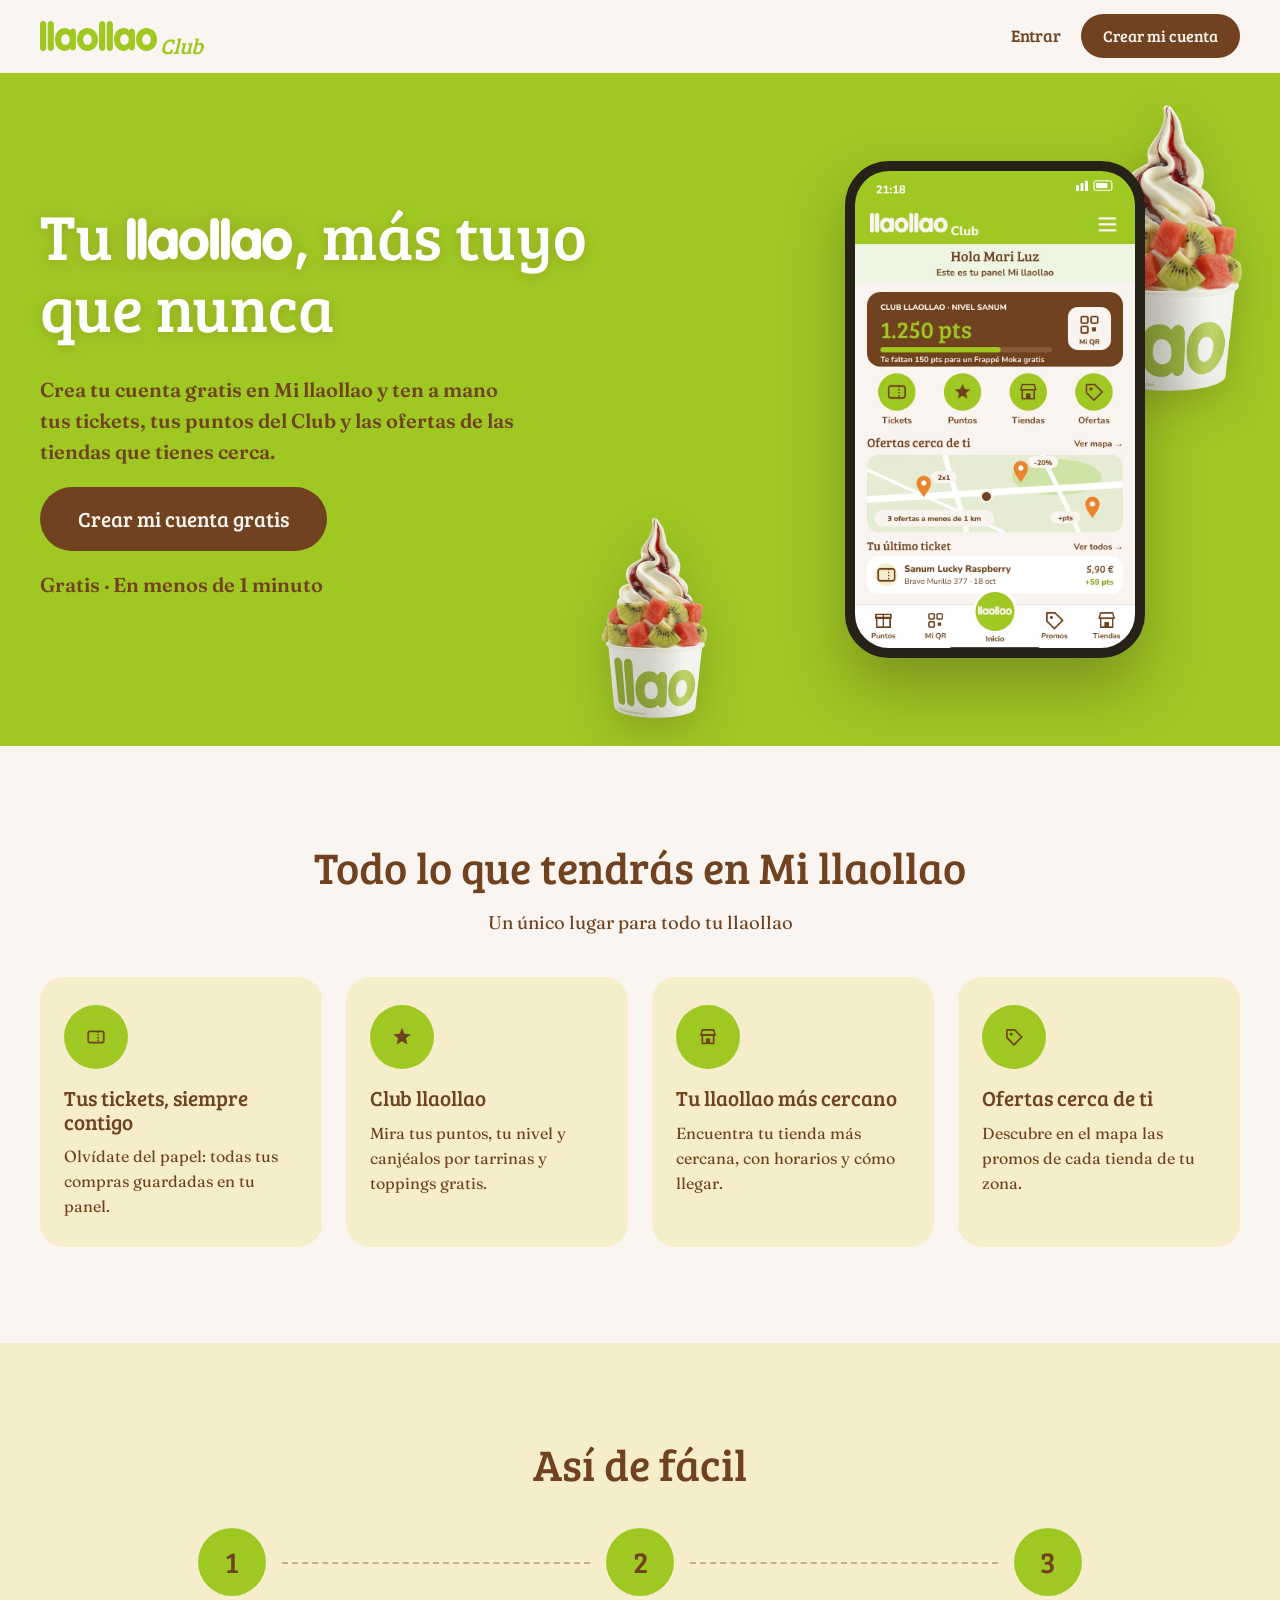
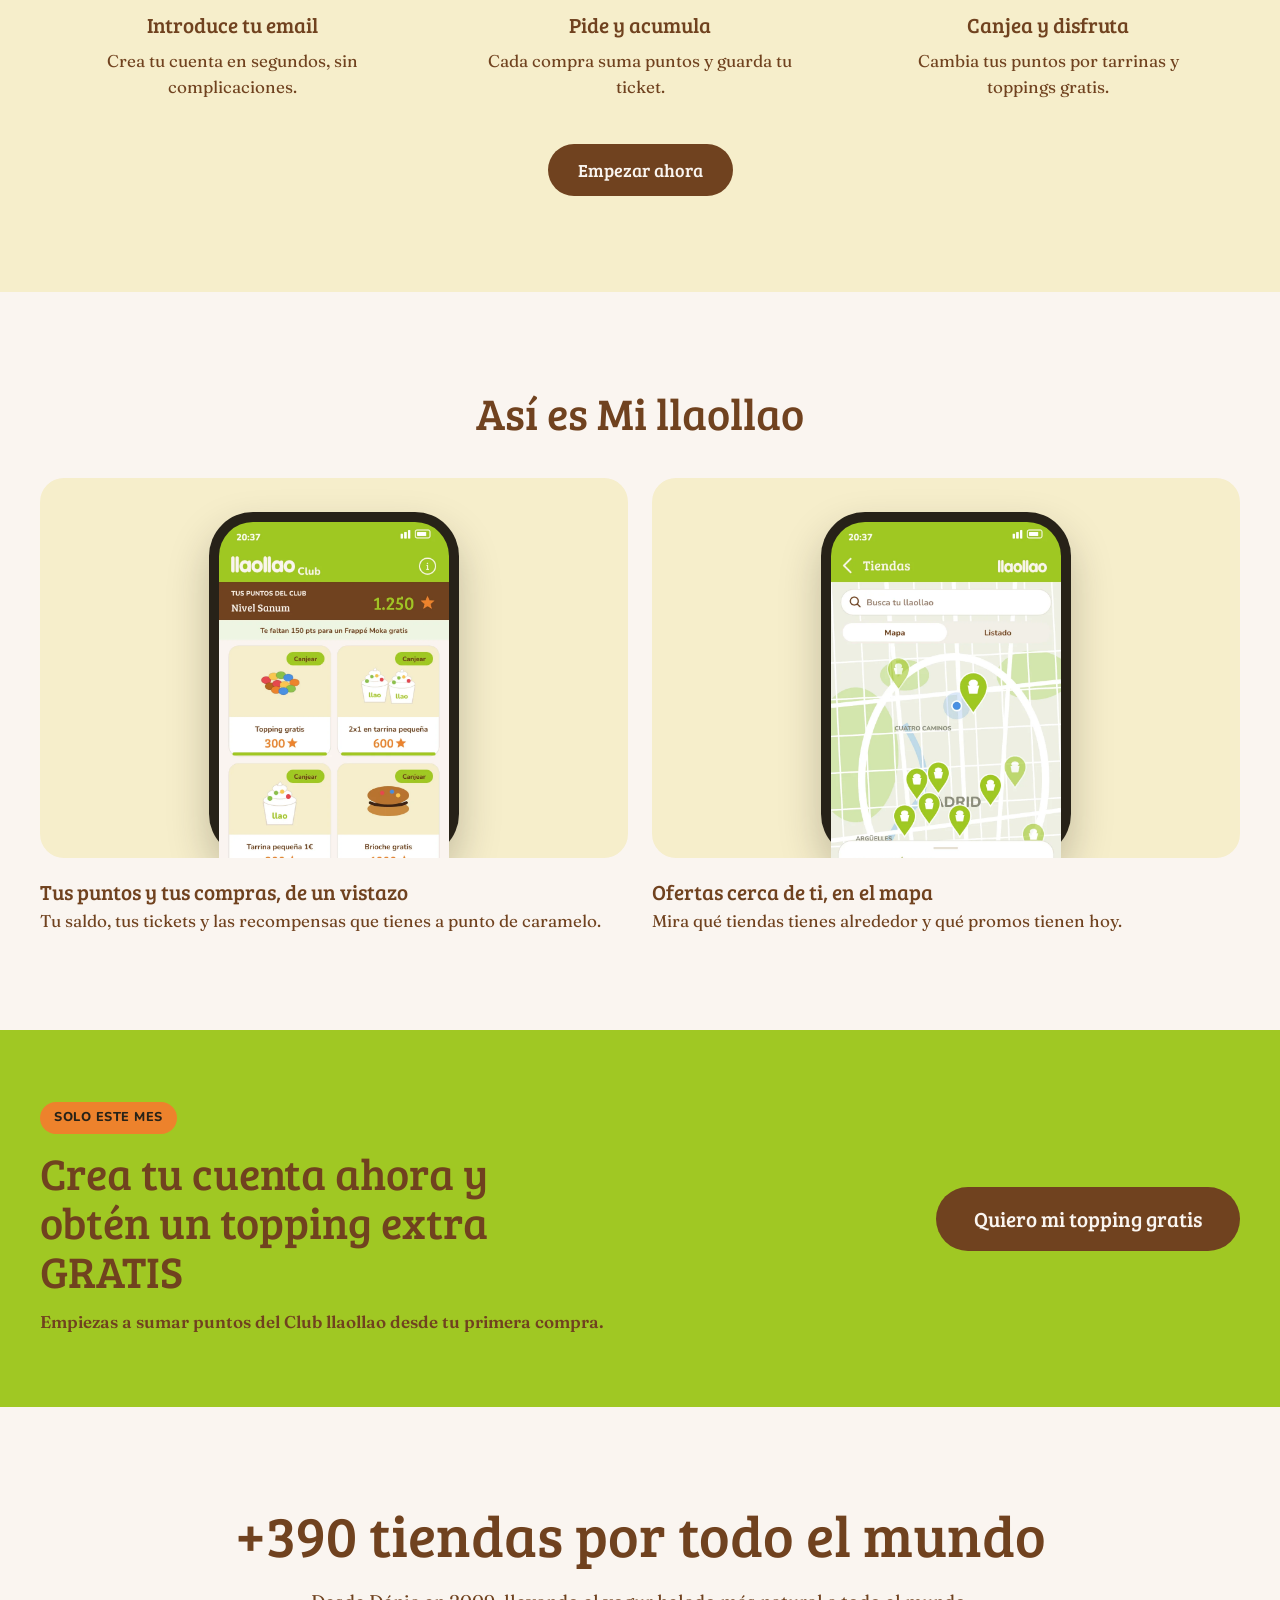
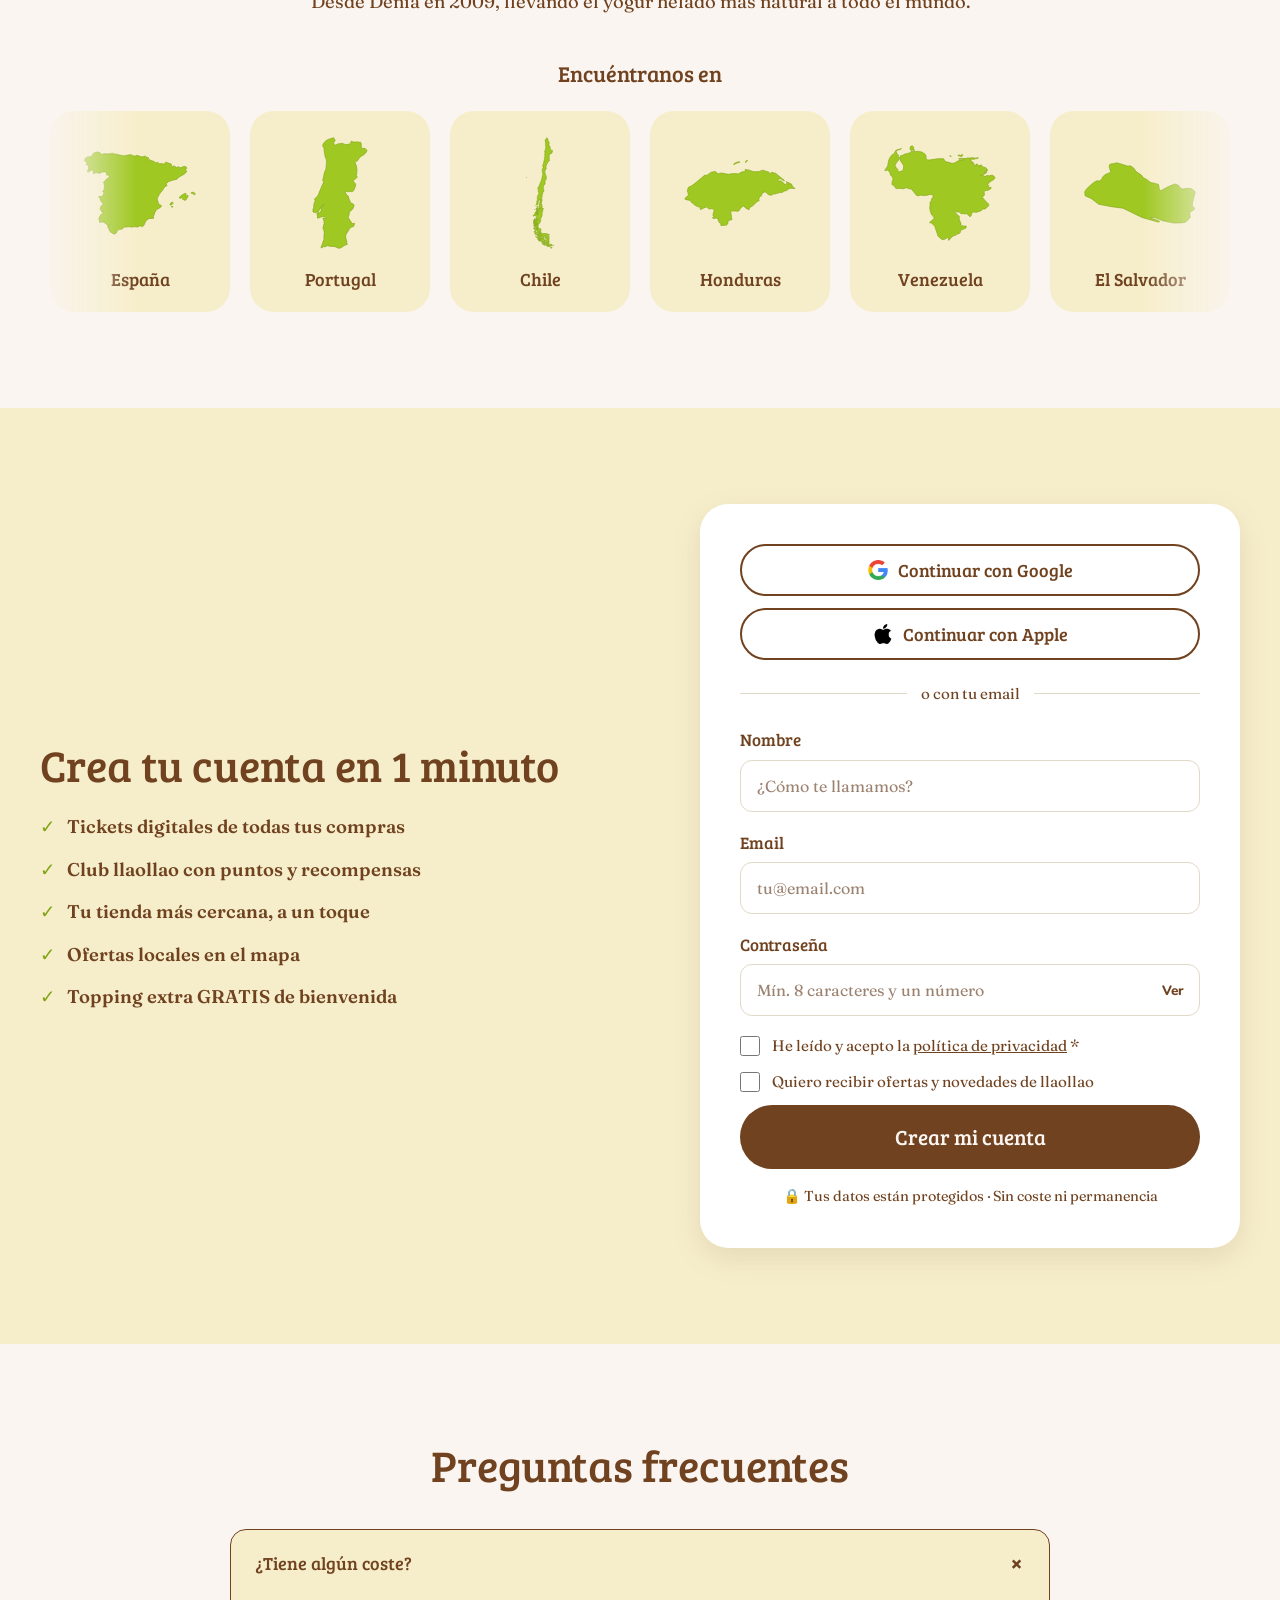
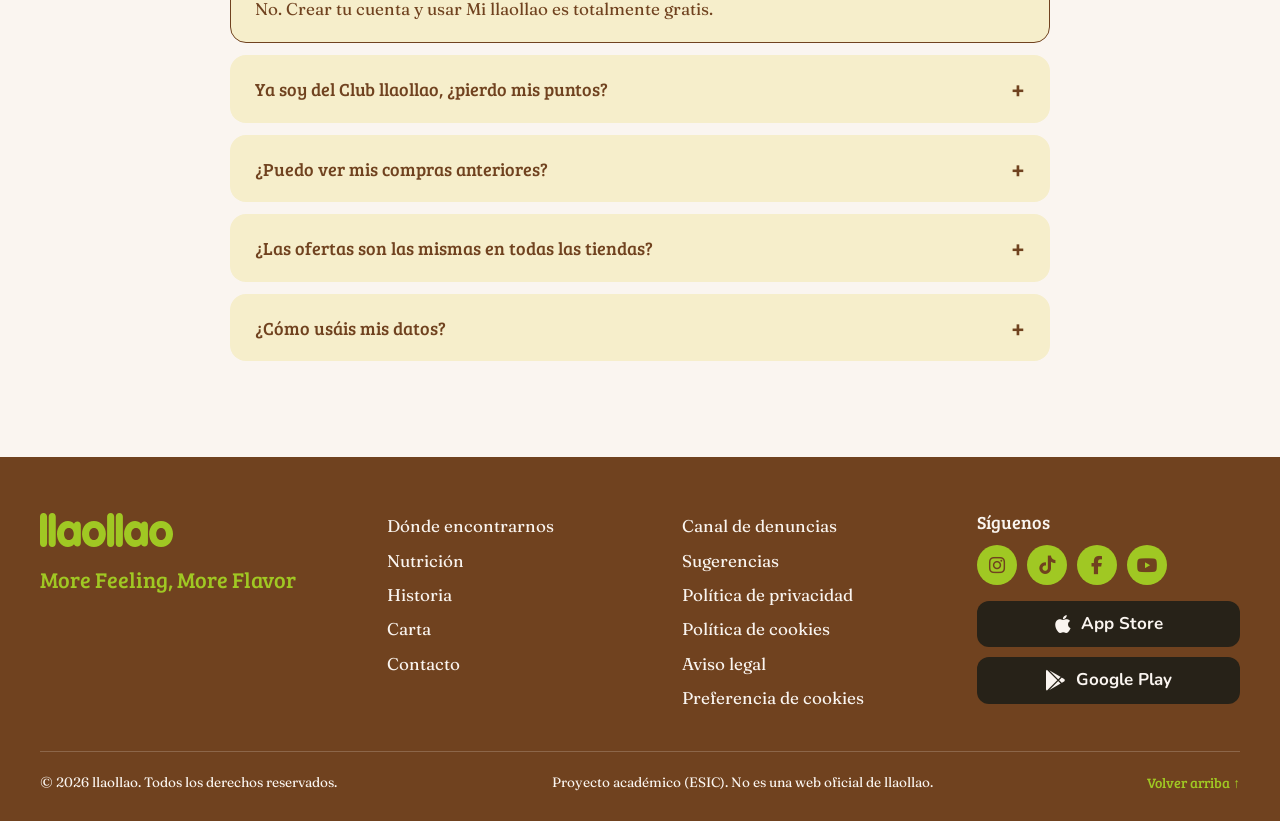
<file: index.html>
<!doctype html>
<html lang="es">
<head>
  <meta charset="utf-8">
  <meta name="viewport" content="width=device-width, initial-scale=1">
  <title>Mi llaollao · Tus puntos, tickets y ofertas en un solo lugar</title>
  <meta name="description" content="Crea tu cuenta gratis en Mi llaollao: consulta tus tickets, suma puntos del Club llaollao y descubre ofertas en tus tiendas más cercanas. ¡Topping de regalo!">
  <meta name="theme-color" content="#A0C823">
  <link rel="icon" href="img/favicon.svg" type="image/svg+xml">
  <link rel="preload" href="css/fonts/bree-serif-400.woff2" as="font" type="font/woff2" crossorigin>
  <link rel="stylesheet" href="css/fontawesome/css/fontawesome.min.css">
  <link rel="stylesheet" href="css/fontawesome/css/brands.min.css">
  <link rel="stylesheet" href="css/styles.css?v=20261029e">
</head>
<body>
  <a class="saltar" href="#contenido">Saltar al contenido</a>

  <!-- 00 · Header -->
  <header class="header">
    <div class="contenedor header__inner">
      <a class="header__logo" href="index.html" aria-label="llaollao Club, inicio">
        <img src="img/logo-llaollao.svg" alt="llaollao" width="118" height="30"><span class="header__club">Club</span>
      </a>
      <nav class="header__acciones" aria-label="Cuenta">
        <a class="header__entrar" href="entrar.html">Entrar</a>
        <a class="btn btn--primario btn--sm" href="#registro">Crear mi cuenta</a>
      </nav>
    </div>
  </header>

  <main id="contenido">
    <!-- 01 · Hero -->
    <section class="hero" aria-labelledby="titulo-hero">
      <img class="hero__tarrina hero__tarrina--1" src="img/tarrina.png" width="419" height="800" alt="" aria-hidden="true">
      <img class="hero__tarrina hero__tarrina--2" src="img/tarrina.png" width="419" height="800" alt="" aria-hidden="true">
      <div class="contenedor hero__grid">
        <div class="hero__texto">
          <h1 id="titulo-hero">Tu <img class="logo-en-texto" src="img/logo-llaollao-blanco.svg" alt="llaollao" width="684" height="175">, más tuyo que nunca</h1>
          <p>Crea tu cuenta gratis en Mi llaollao y ten a mano tus tickets, tus puntos del Club y las ofertas de las tiendas que tienes cerca.</p>
          <a class="btn btn--primario btn--grande" href="#registro">Crear mi cuenta gratis</a>
          <p class="hero__micro">Gratis · En menos de 1 minuto</p>
        </div>
        <div class="hero__movil">
          <div class="movil">
            <img src="img/app-panel.webp" width="375" height="639" alt="Panel Mi llaollao en el móvil: 1.250 puntos del Club, accesos a tickets, puntos, tiendas y ofertas, mapa de ofertas cercanas y último ticket.">
          </div>
        </div>
      </div>
    </section>

    <!-- 02 · Beneficios -->
    <section class="seccion" aria-labelledby="titulo-beneficios">
      <div class="contenedor">
        <h2 id="titulo-beneficios" class="centrado">Todo lo que tendrás en Mi llaollao</h2>
        <p class="subtitulo centrado">Un único lugar para todo tu llaollao</p>
        <div class="beneficios">
          <article class="beneficio aparecer">
            <div class="beneficio__icono"><img src="img/icons/ticket.svg" alt="" width="34" height="34"></div>
            <h3>Tus tickets, siempre contigo</h3>
            <p>Olvídate del papel: todas tus compras guardadas en tu panel.</p>
          </article>
          <article class="beneficio aparecer">
            <div class="beneficio__icono"><img src="img/icons/puntos.svg" alt="" width="34" height="34"></div>
            <h3>Club llaollao</h3>
            <p>Mira tus puntos, tu nivel y canjéalos por tarrinas y toppings gratis.</p>
          </article>
          <article class="beneficio aparecer">
            <div class="beneficio__icono"><img src="img/icons/tienda.svg" alt="" width="34" height="34"></div>
            <h3>Tu llaollao más cercano</h3>
            <p>Encuentra tu tienda más cercana, con horarios y cómo llegar.</p>
          </article>
          <article class="beneficio aparecer">
            <div class="beneficio__icono"><img src="img/icons/oferta.svg" alt="" width="34" height="34"></div>
            <h3>Ofertas cerca de ti</h3>
            <p>Descubre en el mapa las promos de cada tienda de tu zona.</p>
          </article>
        </div>
      </div>
    </section>

    <!-- 03 · Cómo funciona -->
    <section class="seccion seccion--beige" aria-labelledby="titulo-pasos">
      <div class="contenedor centrado">
        <h2 id="titulo-pasos">Así de fácil</h2>
        <ol class="pasos">
          <li class="paso"><span class="paso__num" aria-hidden="true">1</span><h3>Introduce tu email</h3><p>Crea tu cuenta en segundos, sin complicaciones.</p></li>
          <li class="paso"><span class="paso__num" aria-hidden="true">2</span><h3>Pide y acumula</h3><p>Cada compra suma puntos y guarda tu ticket.</p></li>
          <li class="paso"><span class="paso__num" aria-hidden="true">3</span><h3>Canjea y disfruta</h3><p>Cambia tus puntos por tarrinas y toppings gratis.</p></li>
        </ol>
        <a class="btn btn--primario" href="#registro">Empezar ahora</a>
      </div>
    </section>

    <!-- 04 · Vista previa de la app -->
    <section class="seccion" aria-labelledby="titulo-vista">
      <div class="contenedor">
        <h2 id="titulo-vista" class="centrado">Así es Mi llaollao</h2>
        <div class="vista">
          <figure class="vista__tarjeta aparecer">
            <div class="vista__marco">
              <div class="movil"><img src="img/app-puntos.webp" width="375" height="780" loading="lazy" alt="Pantalla de puntos del Club llaollao con 1.250 puntos y recompensas: topping gratis, 2x1 en tarrina pequeña, tarrina pequeña a 1 €, brioche gratis."></div>
            </div>
            <figcaption><strong>Tus puntos y tus compras, de un vistazo</strong>Tu saldo, tus tickets y las recompensas que tienes a punto de caramelo.</figcaption>
          </figure>
          <figure class="vista__tarjeta aparecer">
            <div class="vista__marco">
              <div class="movil"><img src="img/app-tiendas.webp" width="375" height="780" loading="lazy" alt="Mapa de tiendas llaollao en Madrid con tu ubicación y la tienda más cercana, Bravo Murillo 377, abierta hasta las 23:00."></div>
            </div>
            <figcaption><strong>Ofertas cerca de ti, en el mapa</strong>Mira qué tiendas tienes alrededor y qué promos tienen hoy.</figcaption>
          </figure>
        </div>
      </div>
    </section>

    <!-- 05 · Regalo de bienvenida -->
    <section class="regalo" aria-labelledby="titulo-regalo">
      <div class="contenedor regalo__inner">
        <div>
          <span class="etiqueta">SOLO ESTE MES</span>
          <h2 id="titulo-regalo">Crea tu cuenta ahora y obtén un topping extra GRATIS</h2>
          <p>Empiezas a sumar puntos del Club llaollao desde tu primera compra.</p>
        </div>
        <a class="btn btn--primario btn--grande" href="#registro">Quiero mi topping gratis</a>
      </div>
    </section>

    <!-- 06 · Prueba social -->
    <section class="seccion" aria-labelledby="titulo-social">
      <div class="contenedor centrado">
        <p id="titulo-social" class="cifra">+390 tiendas por todo el mundo</p>
        <p class="subtitulo">Desde Dénia en 2009, llevando el yogur helado más natural a todo el mundo.</p>
        <p class="paises__titulo">Encuéntranos en</p>
        <div class="paises" role="region" aria-label="Países donde está llaollao: España, Portugal, Chile, Honduras, Venezuela, El Salvador, Malasia, Filipinas y Singapur" tabindex="0">
          <div class="paises__pista">
            <ul class="paises__lista">
              <li class="pais"><img src="img/paises/espana.svg" alt="" width="200" height="200" loading="lazy"><span>España</span></li>
              <li class="pais"><img src="img/paises/portugal.svg" alt="" width="200" height="200" loading="lazy"><span>Portugal</span></li>
              <li class="pais"><img src="img/paises/chile.svg" alt="" width="200" height="200" loading="lazy"><span>Chile</span></li>
              <li class="pais"><img src="img/paises/honduras.svg" alt="" width="200" height="200" loading="lazy"><span>Honduras</span></li>
              <li class="pais"><img src="img/paises/venezuela.svg" alt="" width="200" height="200" loading="lazy"><span>Venezuela</span></li>
              <li class="pais"><img src="img/paises/el-salvador.svg" alt="" width="200" height="200" loading="lazy"><span>El Salvador</span></li>
              <li class="pais"><img src="img/paises/malasia.svg" alt="" width="200" height="200" loading="lazy"><span>Malasia</span></li>
              <li class="pais"><img src="img/paises/filipinas.svg" alt="" width="200" height="200" loading="lazy"><span>Filipinas</span></li>
              <li class="pais"><img src="img/paises/singapur.svg" alt="" width="200" height="200" loading="lazy"><span>Singapur</span></li>
            </ul>
            <ul class="paises__lista" aria-hidden="true">
              <li class="pais"><img src="img/paises/espana.svg" alt="" width="200" height="200" loading="lazy"><span>España</span></li>
              <li class="pais"><img src="img/paises/portugal.svg" alt="" width="200" height="200" loading="lazy"><span>Portugal</span></li>
              <li class="pais"><img src="img/paises/chile.svg" alt="" width="200" height="200" loading="lazy"><span>Chile</span></li>
              <li class="pais"><img src="img/paises/honduras.svg" alt="" width="200" height="200" loading="lazy"><span>Honduras</span></li>
              <li class="pais"><img src="img/paises/venezuela.svg" alt="" width="200" height="200" loading="lazy"><span>Venezuela</span></li>
              <li class="pais"><img src="img/paises/el-salvador.svg" alt="" width="200" height="200" loading="lazy"><span>El Salvador</span></li>
              <li class="pais"><img src="img/paises/malasia.svg" alt="" width="200" height="200" loading="lazy"><span>Malasia</span></li>
              <li class="pais"><img src="img/paises/filipinas.svg" alt="" width="200" height="200" loading="lazy"><span>Filipinas</span></li>
              <li class="pais"><img src="img/paises/singapur.svg" alt="" width="200" height="200" loading="lazy"><span>Singapur</span></li>
            </ul>
          </div>
        </div>
      </div>
    </section>

    <!-- 07 · Formulario de registro -->
    <section id="registro" class="seccion seccion--beige" aria-labelledby="titulo-registro">
      <div class="contenedor registro">
        <div>
          <h2 id="titulo-registro">Crea tu cuenta en 1 minuto</h2>
          <ul class="checklist">
            <li>Tickets digitales de todas tus compras</li>
            <li>Club llaollao con puntos y recompensas</li>
            <li>Tu tienda más cercana, a un toque</li>
            <li>Ofertas locales en el mapa</li>
            <li>Topping extra GRATIS de bienvenida</li>
          </ul>
        </div>

        <div class="tarjeta-form">
          <div class="social">
            <button class="btn btn--secundario btn--bloque" type="button" data-social="google"><img src="img/icono-google.png" alt="" width="20" height="20">Continuar con Google</button>
            <button class="btn btn--secundario btn--bloque" type="button" data-social="apple"><img src="img/icono-apple.png" alt="" width="20" height="20">Continuar con Apple</button>
          </div>
          <p class="separador">o con tu email</p>

          <form data-formulario="registro" novalidate>
            <div class="campo">
              <label for="nombre">Nombre</label>
              <input id="nombre" name="nombre" type="text" autocomplete="given-name" placeholder="¿Cómo te llamamos?" data-validar="nombre" aria-describedby="error-nombre" required>
              <p class="mensaje-error" id="error-nombre" role="alert"></p>
            </div>
            <div class="campo">
              <label for="email">Email</label>
              <input id="email" name="email" type="email" autocomplete="email" inputmode="email" placeholder="tu@email.com" data-validar="email" aria-describedby="error-email" required>
              <p class="mensaje-error" id="error-email" role="alert"></p>
            </div>
            <div class="campo">
              <label for="password">Contraseña</label>
              <div class="pass">
                <input id="password" name="password" type="password" autocomplete="new-password" placeholder="Mín. 8 caracteres y un número" data-validar="password" aria-describedby="error-password" required>
                <button class="pass__ver" type="button" aria-controls="password" aria-pressed="false">Ver</button>
              </div>
              <p class="mensaje-error" id="error-password" role="alert"></p>
            </div>
            <label class="check">
              <input type="checkbox" name="privacidad" data-validar="privacidad" aria-describedby="error-privacidad" required>
              <span>He leído y acepto la <a href="privacidad.html">política de privacidad</a> *</span>
            </label>
            <p class="mensaje-error" id="error-privacidad" role="alert"></p>
            <label class="check">
              <input type="checkbox" name="ofertas">
              <span>Quiero recibir ofertas y novedades de llaollao</span>
            </label>
            <button class="btn btn--primario btn--bloque btn--grande" type="submit">Crear mi cuenta</button>
            <p class="form-nota">🔒 Tus datos están protegidos · Sin coste ni permanencia</p>
          </form>
        </div>
      </div>
    </section>

    <!-- 08 · Preguntas frecuentes -->
    <section class="seccion" aria-labelledby="titulo-faq">
      <div class="contenedor">
        <h2 id="titulo-faq" class="centrado">Preguntas frecuentes</h2>
        <div class="faq">
          <div class="faq__item abierto">
            <button class="faq__pregunta" type="button" aria-expanded="true" aria-controls="faq-1">¿Tiene algún coste?<span class="faq__icono" aria-hidden="true">+</span></button>
            <div class="faq__respuesta" id="faq-1"><p>No. Crear tu cuenta y usar Mi llaollao es totalmente gratis.</p></div>
          </div>
          <div class="faq__item">
            <button class="faq__pregunta" type="button" aria-expanded="false" aria-controls="faq-2">Ya soy del Club llaollao, ¿pierdo mis puntos?<span class="faq__icono" aria-hidden="true">+</span></button>
            <div class="faq__respuesta" id="faq-2" hidden><p>No. Entra con el mismo email y tus puntos se pasarán a tu panel.</p></div>
          </div>
          <div class="faq__item">
            <button class="faq__pregunta" type="button" aria-expanded="false" aria-controls="faq-3">¿Puedo ver mis compras anteriores?<span class="faq__icono" aria-hidden="true">+</span></button>
            <div class="faq__respuesta" id="faq-3" hidden><p>Sí. Verás los tickets de todas las compras hechas con tu cuenta desde que te registres.</p></div>
          </div>
          <div class="faq__item">
            <button class="faq__pregunta" type="button" aria-expanded="false" aria-controls="faq-4">¿Las ofertas son las mismas en todas las tiendas?<span class="faq__icono" aria-hidden="true">+</span></button>
            <div class="faq__respuesta" id="faq-4" hidden><p>No siempre. Cada tienda puede tener promos propias y las verás en el mapa.</p></div>
          </div>
          <div class="faq__item">
            <button class="faq__pregunta" type="button" aria-expanded="false" aria-controls="faq-5">¿Cómo usáis mis datos?<span class="faq__icono" aria-hidden="true">+</span></button>
            <div class="faq__respuesta" id="faq-5" hidden><p>Solo para gestionar tu cuenta, tus puntos y, si quieres, enviarte ofertas. Cumplimos el RGPD y puedes darte de baja cuando quieras.</p></div>
          </div>
        </div>
      </div>
    </section>
  </main>

  <!-- CTA flotante (solo móvil) -->
  <div class="cta-flotante" aria-hidden="true">
    <a class="btn btn--primario btn--bloque btn--grande" href="#registro" tabindex="-1">Crear mi cuenta gratis</a>
  </div>

  <!-- 09 · Footer -->
  <footer class="footer">
    <div class="contenedor">
      <div class="footer__grid">
        <div>
          <a class="footer__logo" href="index.html"><img src="img/logo-llaollao.svg" alt="llaollao" width="134" height="34"></a>
          <p class="claim">More Feeling, More Flavor</p>
        </div>
        <nav class="footer__nav" aria-label="llaollao">
          <ul>
            <li><a href="https://llaollaoweb.com/donde/" target="_blank" rel="noopener">Dónde encontrarnos</a></li>
            <li><a href="https://llaollaoweb.com/nutricion/" target="_blank" rel="noopener">Nutrición</a></li>
            <li><a href="https://llaollaoweb.com/historia/" target="_blank" rel="noopener">Historia</a></li>
            <li><a href="https://llaollaoweb.com/carta/" target="_blank" rel="noopener">Carta</a></li>
            <li><a href="https://llaollaoweb.com/contacto/" target="_blank" rel="noopener">Contacto</a></li>
          </ul>
        </nav>
        <nav class="footer__nav" aria-label="Información legal">
          <ul>
            <li><a href="https://llaollaoweb.com/canal-de-denuncias/" target="_blank" rel="noopener">Canal de denuncias</a></li>
            <li><a href="https://llaollaoweb.com/contacto/sugerencias/" target="_blank" rel="noopener">Sugerencias</a></li>
            <li><a href="https://llaollaoweb.com/politica-de-privacidad/" target="_blank" rel="noopener">Política de privacidad</a></li>
            <li><a href="https://llaollaoweb.com/politica-cookies/" target="_blank" rel="noopener">Política de cookies</a></li>
            <li><a href="https://llaollaoweb.com/aviso-legal/" target="_blank" rel="noopener">Aviso legal</a></li>
            <li><a href="cookies.html">Preferencia de cookies</a></li>
          </ul>
        </nav>
        <div>
          <h3>Síguenos</h3>
          <div class="redes">
            <a href="#" aria-label="Instagram"><i class="fa-brands fa-instagram" aria-hidden="true"></i></a><a href="#" aria-label="TikTok"><i class="fa-brands fa-tiktok" aria-hidden="true"></i></a><a href="#" aria-label="Facebook"><i class="fa-brands fa-facebook-f" aria-hidden="true"></i></a><a href="#" aria-label="YouTube"><i class="fa-brands fa-youtube" aria-hidden="true"></i></a>
          </div>
          <div class="tiendas-app"><a href="#"><i class="fa-brands fa-apple" aria-hidden="true"></i>App Store</a><a href="#"><i class="fa-brands fa-google-play" aria-hidden="true"></i>Google Play</a></div>
        </div>
      </div>
      <div class="footer__legal">
        <span>© <span data-anio>2026</span> llaollao. Todos los derechos reservados.</span>
        <span>Proyecto académico (ESIC). No es una web oficial de llaollao.</span>
        <a class="volver-arriba" href="#">Volver arriba ↑</a>
      </div>
    </div>
  </footer>

  <script src="js/main.js?v=20261029e" defer></script>
  <script src="js/formulario.js?v=20261029e" defer></script>
</body>
</html>
</file>
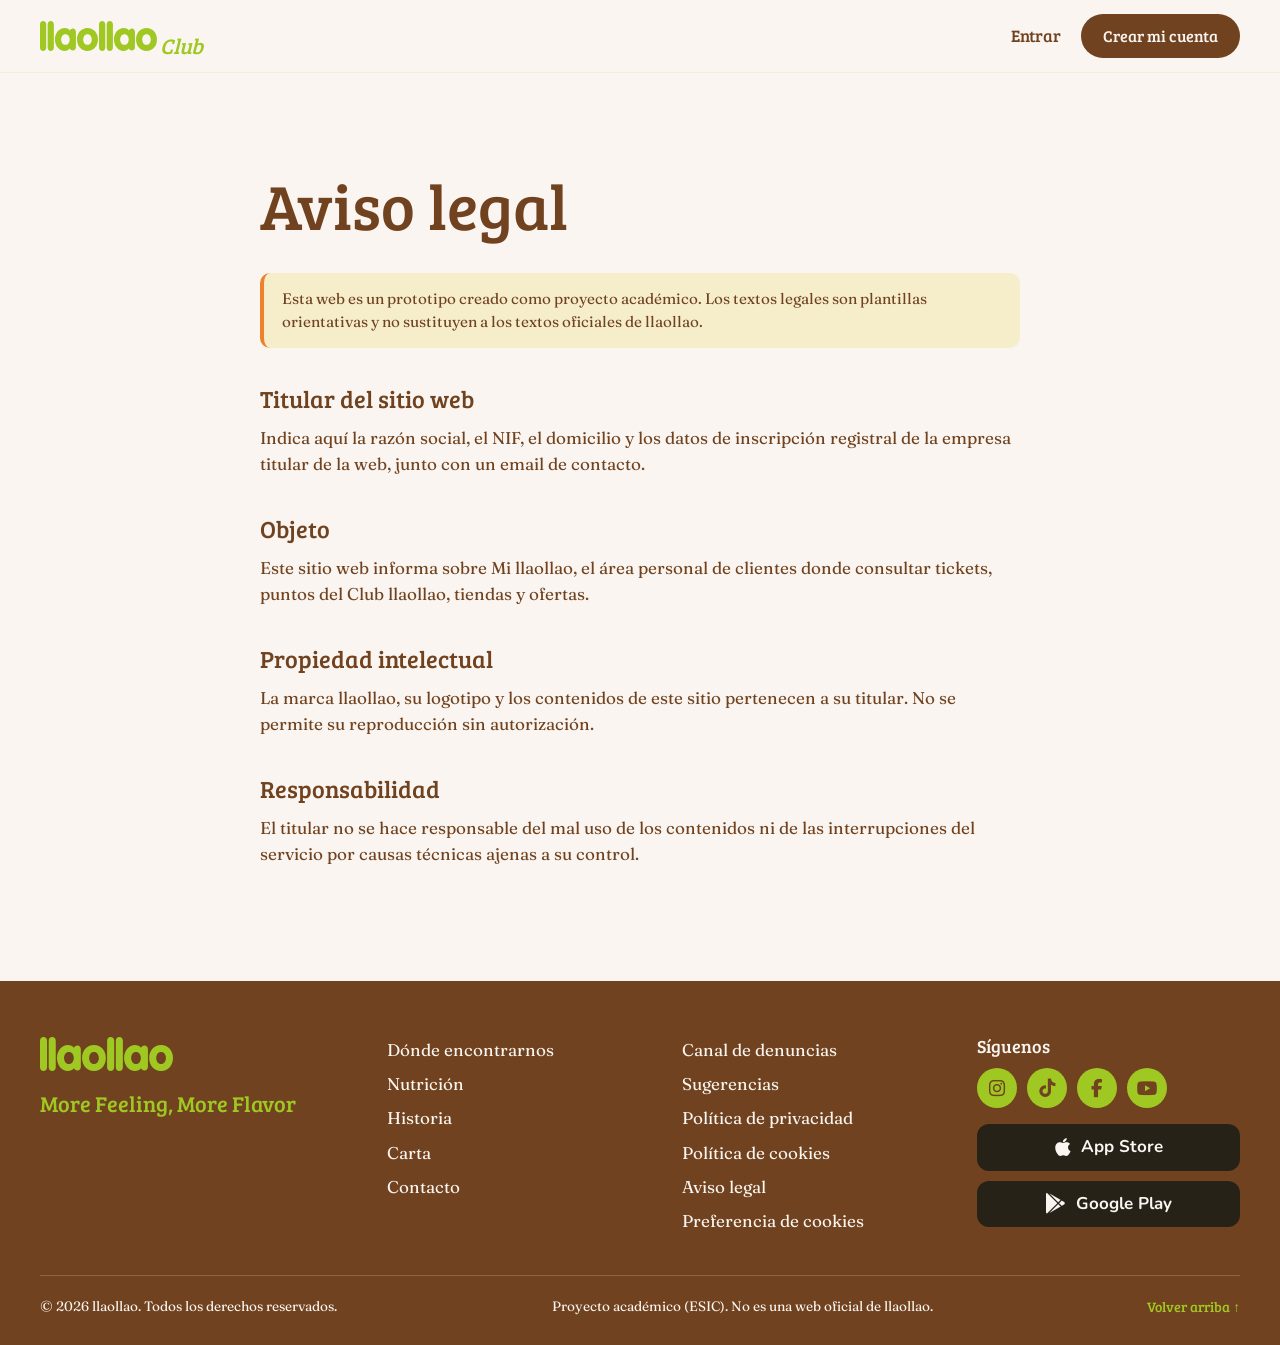
<file: aviso-legal.html>
<!doctype html>
<html lang="es">
<head>
  <meta charset="utf-8">
  <meta name="viewport" content="width=device-width, initial-scale=1">
  <title>Aviso legal · Mi llaollao</title>
  <meta name="description" content="Aviso legal de Mi llaollao.">
  <meta name="theme-color" content="#A0C823">
  <link rel="icon" href="img/favicon.svg" type="image/svg+xml">
  <link rel="stylesheet" href="css/fontawesome/css/fontawesome.min.css">
  <link rel="stylesheet" href="css/fontawesome/css/brands.min.css">
  <link rel="stylesheet" href="css/styles.css?v=20261029e">
</head>
<body>
  <a class="saltar" href="#contenido">Saltar al contenido</a>

  <!-- 00 · Header -->
  <header class="header">
    <div class="contenedor header__inner">
      <a class="header__logo" href="index.html" aria-label="llaollao Club, inicio">
        <img src="img/logo-llaollao.svg" alt="llaollao" width="118" height="30"><span class="header__club">Club</span>
      </a>
      <nav class="header__acciones" aria-label="Cuenta">
        <a class="header__entrar" href="entrar.html">Entrar</a>
        <a class="btn btn--primario btn--sm" href="index.html#registro">Crear mi cuenta</a>
      </nav>
    </div>
  </header>

  <main id="contenido" class="pagina">
    <section class="seccion">
      <div class="contenedor legal">
        <h1>Aviso legal</h1>
        <p class="aviso-academico">Esta web es un prototipo creado como proyecto académico. Los textos legales son plantillas orientativas y no sustituyen a los textos oficiales de llaollao.</p>
        <h2>Titular del sitio web</h2>
        <p>Indica aquí la razón social, el NIF, el domicilio y los datos de inscripción registral de la empresa titular de la web, junto con un email de contacto.</p>
        <h2>Objeto</h2>
        <p>Este sitio web informa sobre Mi llaollao, el área personal de clientes donde consultar tickets, puntos del Club llaollao, tiendas y ofertas.</p>
        <h2>Propiedad intelectual</h2>
        <p>La marca llaollao, su logotipo y los contenidos de este sitio pertenecen a su titular. No se permite su reproducción sin autorización.</p>
        <h2>Responsabilidad</h2>
        <p>El titular no se hace responsable del mal uso de los contenidos ni de las interrupciones del servicio por causas técnicas ajenas a su control.</p>
      </div>
    </section>
  </main>

  <!-- 09 · Footer -->
  <footer class="footer">
    <div class="contenedor">
      <div class="footer__grid">
        <div>
          <a class="footer__logo" href="index.html"><img src="img/logo-llaollao.svg" alt="llaollao" width="134" height="34"></a>
          <p class="claim">More Feeling, More Flavor</p>
        </div>
        <nav class="footer__nav" aria-label="llaollao">
          <ul>
            <li><a href="https://llaollaoweb.com/donde/" target="_blank" rel="noopener">Dónde encontrarnos</a></li>
            <li><a href="https://llaollaoweb.com/nutricion/" target="_blank" rel="noopener">Nutrición</a></li>
            <li><a href="https://llaollaoweb.com/historia/" target="_blank" rel="noopener">Historia</a></li>
            <li><a href="https://llaollaoweb.com/carta/" target="_blank" rel="noopener">Carta</a></li>
            <li><a href="https://llaollaoweb.com/contacto/" target="_blank" rel="noopener">Contacto</a></li>
          </ul>
        </nav>
        <nav class="footer__nav" aria-label="Información legal">
          <ul>
            <li><a href="https://llaollaoweb.com/canal-de-denuncias/" target="_blank" rel="noopener">Canal de denuncias</a></li>
            <li><a href="https://llaollaoweb.com/contacto/sugerencias/" target="_blank" rel="noopener">Sugerencias</a></li>
            <li><a href="https://llaollaoweb.com/politica-de-privacidad/" target="_blank" rel="noopener">Política de privacidad</a></li>
            <li><a href="https://llaollaoweb.com/politica-cookies/" target="_blank" rel="noopener">Política de cookies</a></li>
            <li><a href="https://llaollaoweb.com/aviso-legal/" target="_blank" rel="noopener">Aviso legal</a></li>
            <li><a href="cookies.html">Preferencia de cookies</a></li>
          </ul>
        </nav>
        <div>
          <h3>Síguenos</h3>
          <div class="redes">
            <a href="#" aria-label="Instagram"><i class="fa-brands fa-instagram" aria-hidden="true"></i></a><a href="#" aria-label="TikTok"><i class="fa-brands fa-tiktok" aria-hidden="true"></i></a><a href="#" aria-label="Facebook"><i class="fa-brands fa-facebook-f" aria-hidden="true"></i></a><a href="#" aria-label="YouTube"><i class="fa-brands fa-youtube" aria-hidden="true"></i></a>
          </div>
          <div class="tiendas-app"><a href="#"><i class="fa-brands fa-apple" aria-hidden="true"></i>App Store</a><a href="#"><i class="fa-brands fa-google-play" aria-hidden="true"></i>Google Play</a></div>
        </div>
      </div>
      <div class="footer__legal">
        <span>© <span data-anio>2026</span> llaollao. Todos los derechos reservados.</span>
        <span>Proyecto académico (ESIC). No es una web oficial de llaollao.</span>
        <a class="volver-arriba" href="#">Volver arriba ↑</a>
      </div>
    </div>
  </footer>

  <script src="js/main.js?v=20261029e" defer></script>
</body>
</html>
</file>
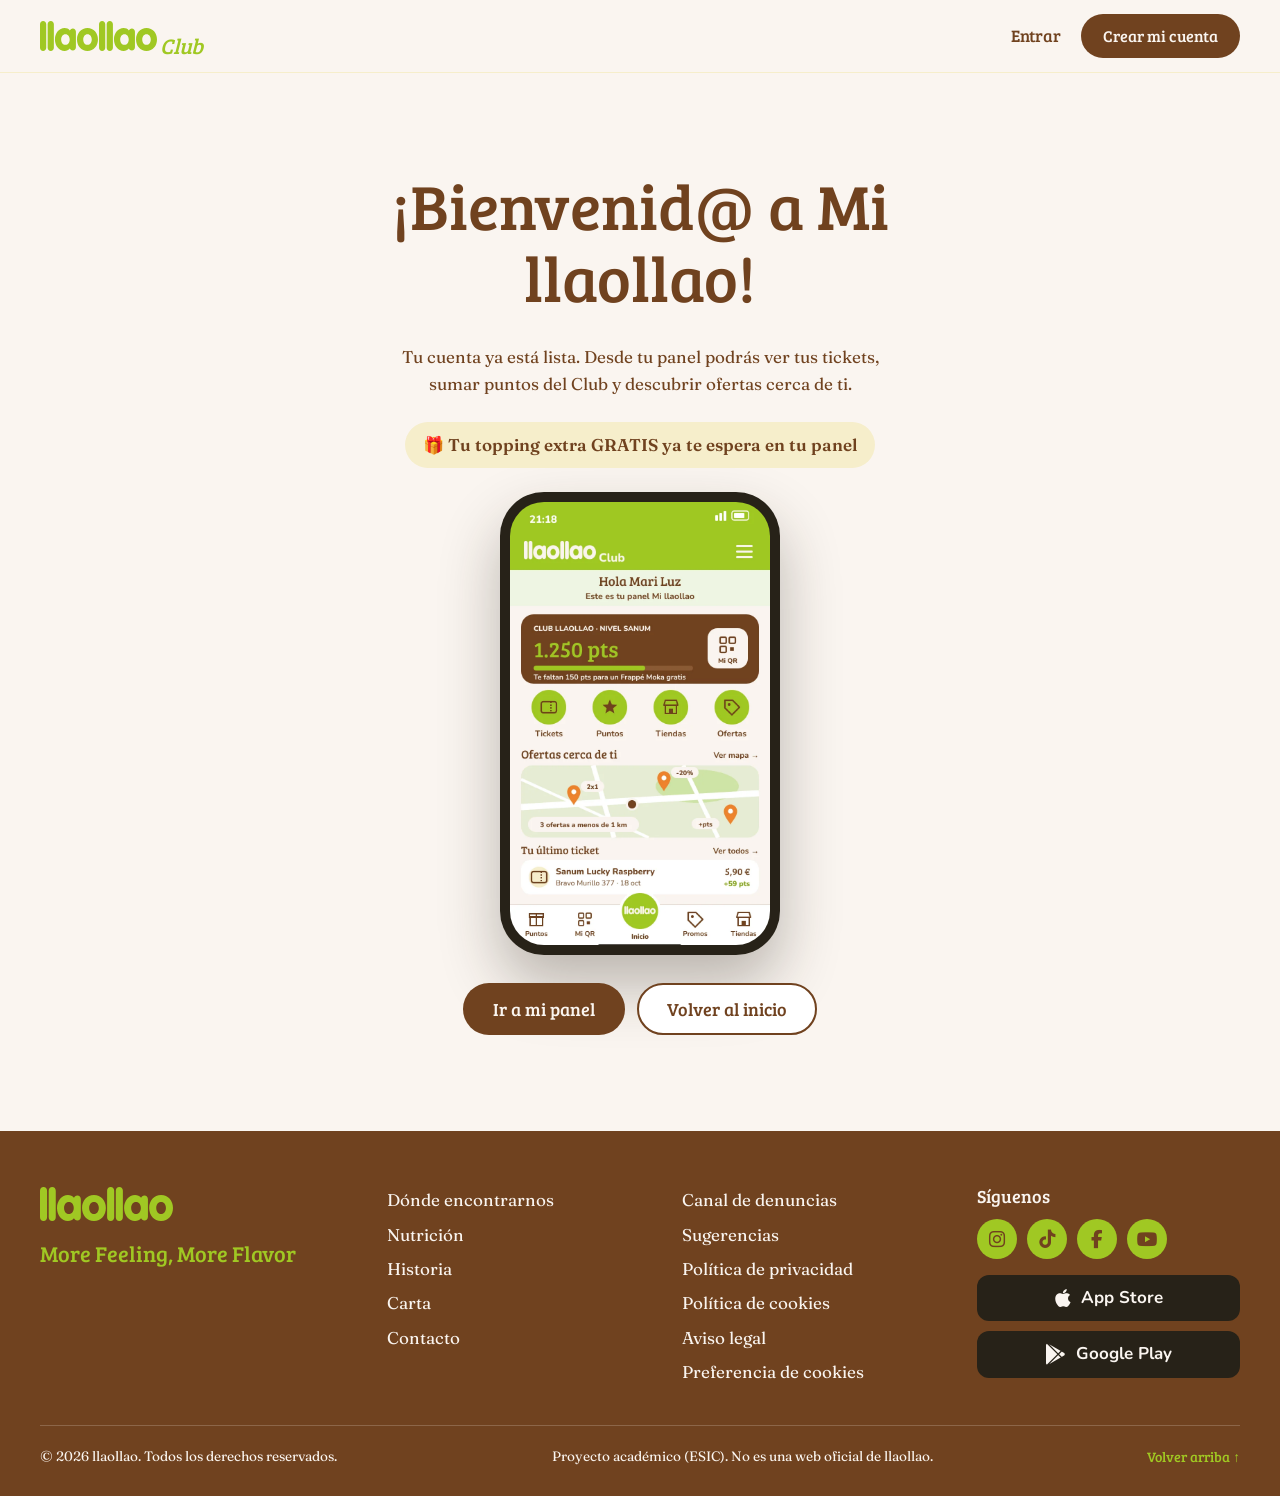
<file: bienvenida.html>
<!doctype html>
<html lang="es">
<head>
  <meta charset="utf-8">
  <meta name="viewport" content="width=device-width, initial-scale=1">
  <title>¡Bienvenid@! · Mi llaollao</title>
  <meta name="description" content="Tu cuenta de Mi llaollao está lista.">
  <meta name="theme-color" content="#A0C823">
  <link rel="icon" href="img/favicon.svg" type="image/svg+xml">
  <link rel="stylesheet" href="css/fontawesome/css/fontawesome.min.css">
  <link rel="stylesheet" href="css/fontawesome/css/brands.min.css">
  <link rel="stylesheet" href="css/styles.css?v=20261029e">
</head>
<body>
  <a class="saltar" href="#contenido">Saltar al contenido</a>

  <!-- 00 · Header -->
  <header class="header">
    <div class="contenedor header__inner">
      <a class="header__logo" href="index.html" aria-label="llaollao Club, inicio">
        <img src="img/logo-llaollao.svg" alt="llaollao" width="118" height="30"><span class="header__club">Club</span>
      </a>
      <nav class="header__acciones" aria-label="Cuenta">
        <a class="header__entrar" href="entrar.html">Entrar</a>
        <a class="btn btn--primario btn--sm" href="index.html#registro">Crear mi cuenta</a>
      </nav>
    </div>
  </header>

  <main id="contenido" class="pagina">
    <section class="seccion bienvenida">
      <div class="contenedor caja">
        <h1 id="saludo">¡Bienvenid@ a Mi llaollao!</h1>
        <p id="saludo-texto">Tu cuenta ya está lista. Desde tu panel podrás ver tus tickets, sumar puntos del Club y descubrir ofertas cerca de ti.</p>
        <p class="bienvenida__regalo">🎁 Tu topping extra GRATIS ya te espera en tu panel</p>
        <div class="movil" style="width:min(280px,75vw)">
          <img src="img/app-panel.webp" width="375" height="639" alt="Panel Mi llaollao con tus puntos, accesos rápidos, ofertas cercanas y último ticket.">
        </div>
        <div class="bienvenida__acciones">
          <a class="btn btn--primario" href="#">Ir a mi panel</a>
          <a class="btn btn--secundario" href="index.html">Volver al inicio</a>
        </div>
      </div>
    </section>
  </main>

  <!-- 09 · Footer -->
  <footer class="footer">
    <div class="contenedor">
      <div class="footer__grid">
        <div>
          <a class="footer__logo" href="index.html"><img src="img/logo-llaollao.svg" alt="llaollao" width="134" height="34"></a>
          <p class="claim">More Feeling, More Flavor</p>
        </div>
        <nav class="footer__nav" aria-label="llaollao">
          <ul>
            <li><a href="https://llaollaoweb.com/donde/" target="_blank" rel="noopener">Dónde encontrarnos</a></li>
            <li><a href="https://llaollaoweb.com/nutricion/" target="_blank" rel="noopener">Nutrición</a></li>
            <li><a href="https://llaollaoweb.com/historia/" target="_blank" rel="noopener">Historia</a></li>
            <li><a href="https://llaollaoweb.com/carta/" target="_blank" rel="noopener">Carta</a></li>
            <li><a href="https://llaollaoweb.com/contacto/" target="_blank" rel="noopener">Contacto</a></li>
          </ul>
        </nav>
        <nav class="footer__nav" aria-label="Información legal">
          <ul>
            <li><a href="https://llaollaoweb.com/canal-de-denuncias/" target="_blank" rel="noopener">Canal de denuncias</a></li>
            <li><a href="https://llaollaoweb.com/contacto/sugerencias/" target="_blank" rel="noopener">Sugerencias</a></li>
            <li><a href="https://llaollaoweb.com/politica-de-privacidad/" target="_blank" rel="noopener">Política de privacidad</a></li>
            <li><a href="https://llaollaoweb.com/politica-cookies/" target="_blank" rel="noopener">Política de cookies</a></li>
            <li><a href="https://llaollaoweb.com/aviso-legal/" target="_blank" rel="noopener">Aviso legal</a></li>
            <li><a href="cookies.html">Preferencia de cookies</a></li>
          </ul>
        </nav>
        <div>
          <h3>Síguenos</h3>
          <div class="redes">
            <a href="#" aria-label="Instagram"><i class="fa-brands fa-instagram" aria-hidden="true"></i></a><a href="#" aria-label="TikTok"><i class="fa-brands fa-tiktok" aria-hidden="true"></i></a><a href="#" aria-label="Facebook"><i class="fa-brands fa-facebook-f" aria-hidden="true"></i></a><a href="#" aria-label="YouTube"><i class="fa-brands fa-youtube" aria-hidden="true"></i></a>
          </div>
          <div class="tiendas-app"><a href="#"><i class="fa-brands fa-apple" aria-hidden="true"></i>App Store</a><a href="#"><i class="fa-brands fa-google-play" aria-hidden="true"></i>Google Play</a></div>
        </div>
      </div>
      <div class="footer__legal">
        <span>© <span data-anio>2026</span> llaollao. Todos los derechos reservados.</span>
        <span>Proyecto académico (ESIC). No es una web oficial de llaollao.</span>
        <a class="volver-arriba" href="#">Volver arriba ↑</a>
      </div>
    </div>
  </footer>

  <script src="js/main.js?v=20261029e" defer></script>
  <script src="js/bienvenida.js?v=20261029e" defer></script>
</body>
</html>
</file>
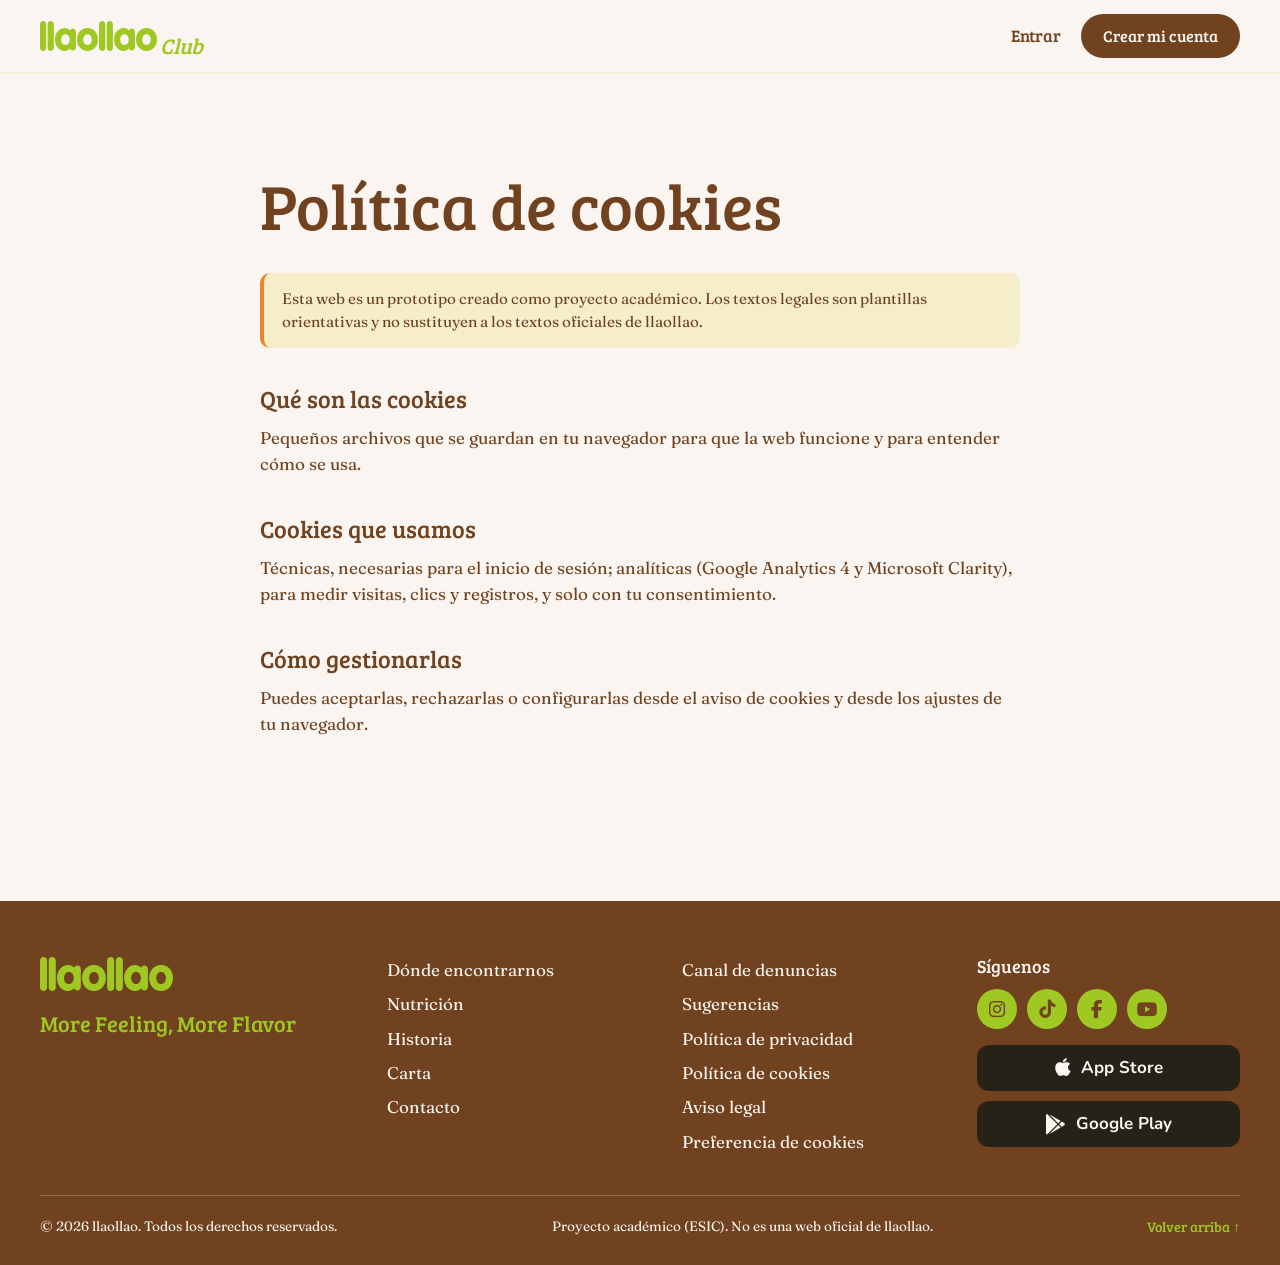
<file: cookies.html>
<!doctype html>
<html lang="es">
<head>
  <meta charset="utf-8">
  <meta name="viewport" content="width=device-width, initial-scale=1">
  <title>Política de cookies · Mi llaollao</title>
  <meta name="description" content="Política de cookies de Mi llaollao.">
  <meta name="theme-color" content="#A0C823">
  <link rel="icon" href="img/favicon.svg" type="image/svg+xml">
  <link rel="stylesheet" href="css/fontawesome/css/fontawesome.min.css">
  <link rel="stylesheet" href="css/fontawesome/css/brands.min.css">
  <link rel="stylesheet" href="css/styles.css?v=20261029e">
</head>
<body>
  <a class="saltar" href="#contenido">Saltar al contenido</a>

  <!-- 00 · Header -->
  <header class="header">
    <div class="contenedor header__inner">
      <a class="header__logo" href="index.html" aria-label="llaollao Club, inicio">
        <img src="img/logo-llaollao.svg" alt="llaollao" width="118" height="30"><span class="header__club">Club</span>
      </a>
      <nav class="header__acciones" aria-label="Cuenta">
        <a class="header__entrar" href="entrar.html">Entrar</a>
        <a class="btn btn--primario btn--sm" href="index.html#registro">Crear mi cuenta</a>
      </nav>
    </div>
  </header>

  <main id="contenido" class="pagina">
    <section class="seccion">
      <div class="contenedor legal">
        <h1>Política de cookies</h1>
        <p class="aviso-academico">Esta web es un prototipo creado como proyecto académico. Los textos legales son plantillas orientativas y no sustituyen a los textos oficiales de llaollao.</p>
        <h2>Qué son las cookies</h2>
        <p>Pequeños archivos que se guardan en tu navegador para que la web funcione y para entender cómo se usa.</p>
        <h2>Cookies que usamos</h2>
        <p>Técnicas, necesarias para el inicio de sesión; analíticas (Google Analytics 4 y Microsoft Clarity), para medir visitas, clics y registros, y solo con tu consentimiento.</p>
        <h2>Cómo gestionarlas</h2>
        <p>Puedes aceptarlas, rechazarlas o configurarlas desde el aviso de cookies y desde los ajustes de tu navegador.</p>
      </div>
    </section>
  </main>

  <!-- 09 · Footer -->
  <footer class="footer">
    <div class="contenedor">
      <div class="footer__grid">
        <div>
          <a class="footer__logo" href="index.html"><img src="img/logo-llaollao.svg" alt="llaollao" width="134" height="34"></a>
          <p class="claim">More Feeling, More Flavor</p>
        </div>
        <nav class="footer__nav" aria-label="llaollao">
          <ul>
            <li><a href="https://llaollaoweb.com/donde/" target="_blank" rel="noopener">Dónde encontrarnos</a></li>
            <li><a href="https://llaollaoweb.com/nutricion/" target="_blank" rel="noopener">Nutrición</a></li>
            <li><a href="https://llaollaoweb.com/historia/" target="_blank" rel="noopener">Historia</a></li>
            <li><a href="https://llaollaoweb.com/carta/" target="_blank" rel="noopener">Carta</a></li>
            <li><a href="https://llaollaoweb.com/contacto/" target="_blank" rel="noopener">Contacto</a></li>
          </ul>
        </nav>
        <nav class="footer__nav" aria-label="Información legal">
          <ul>
            <li><a href="https://llaollaoweb.com/canal-de-denuncias/" target="_blank" rel="noopener">Canal de denuncias</a></li>
            <li><a href="https://llaollaoweb.com/contacto/sugerencias/" target="_blank" rel="noopener">Sugerencias</a></li>
            <li><a href="https://llaollaoweb.com/politica-de-privacidad/" target="_blank" rel="noopener">Política de privacidad</a></li>
            <li><a href="https://llaollaoweb.com/politica-cookies/" target="_blank" rel="noopener">Política de cookies</a></li>
            <li><a href="https://llaollaoweb.com/aviso-legal/" target="_blank" rel="noopener">Aviso legal</a></li>
            <li><a href="cookies.html">Preferencia de cookies</a></li>
          </ul>
        </nav>
        <div>
          <h3>Síguenos</h3>
          <div class="redes">
            <a href="#" aria-label="Instagram"><i class="fa-brands fa-instagram" aria-hidden="true"></i></a><a href="#" aria-label="TikTok"><i class="fa-brands fa-tiktok" aria-hidden="true"></i></a><a href="#" aria-label="Facebook"><i class="fa-brands fa-facebook-f" aria-hidden="true"></i></a><a href="#" aria-label="YouTube"><i class="fa-brands fa-youtube" aria-hidden="true"></i></a>
          </div>
          <div class="tiendas-app"><a href="#"><i class="fa-brands fa-apple" aria-hidden="true"></i>App Store</a><a href="#"><i class="fa-brands fa-google-play" aria-hidden="true"></i>Google Play</a></div>
        </div>
      </div>
      <div class="footer__legal">
        <span>© <span data-anio>2026</span> llaollao. Todos los derechos reservados.</span>
        <span>Proyecto académico (ESIC). No es una web oficial de llaollao.</span>
        <a class="volver-arriba" href="#">Volver arriba ↑</a>
      </div>
    </div>
  </footer>

  <script src="js/main.js?v=20261029e" defer></script>
</body>
</html>
</file>
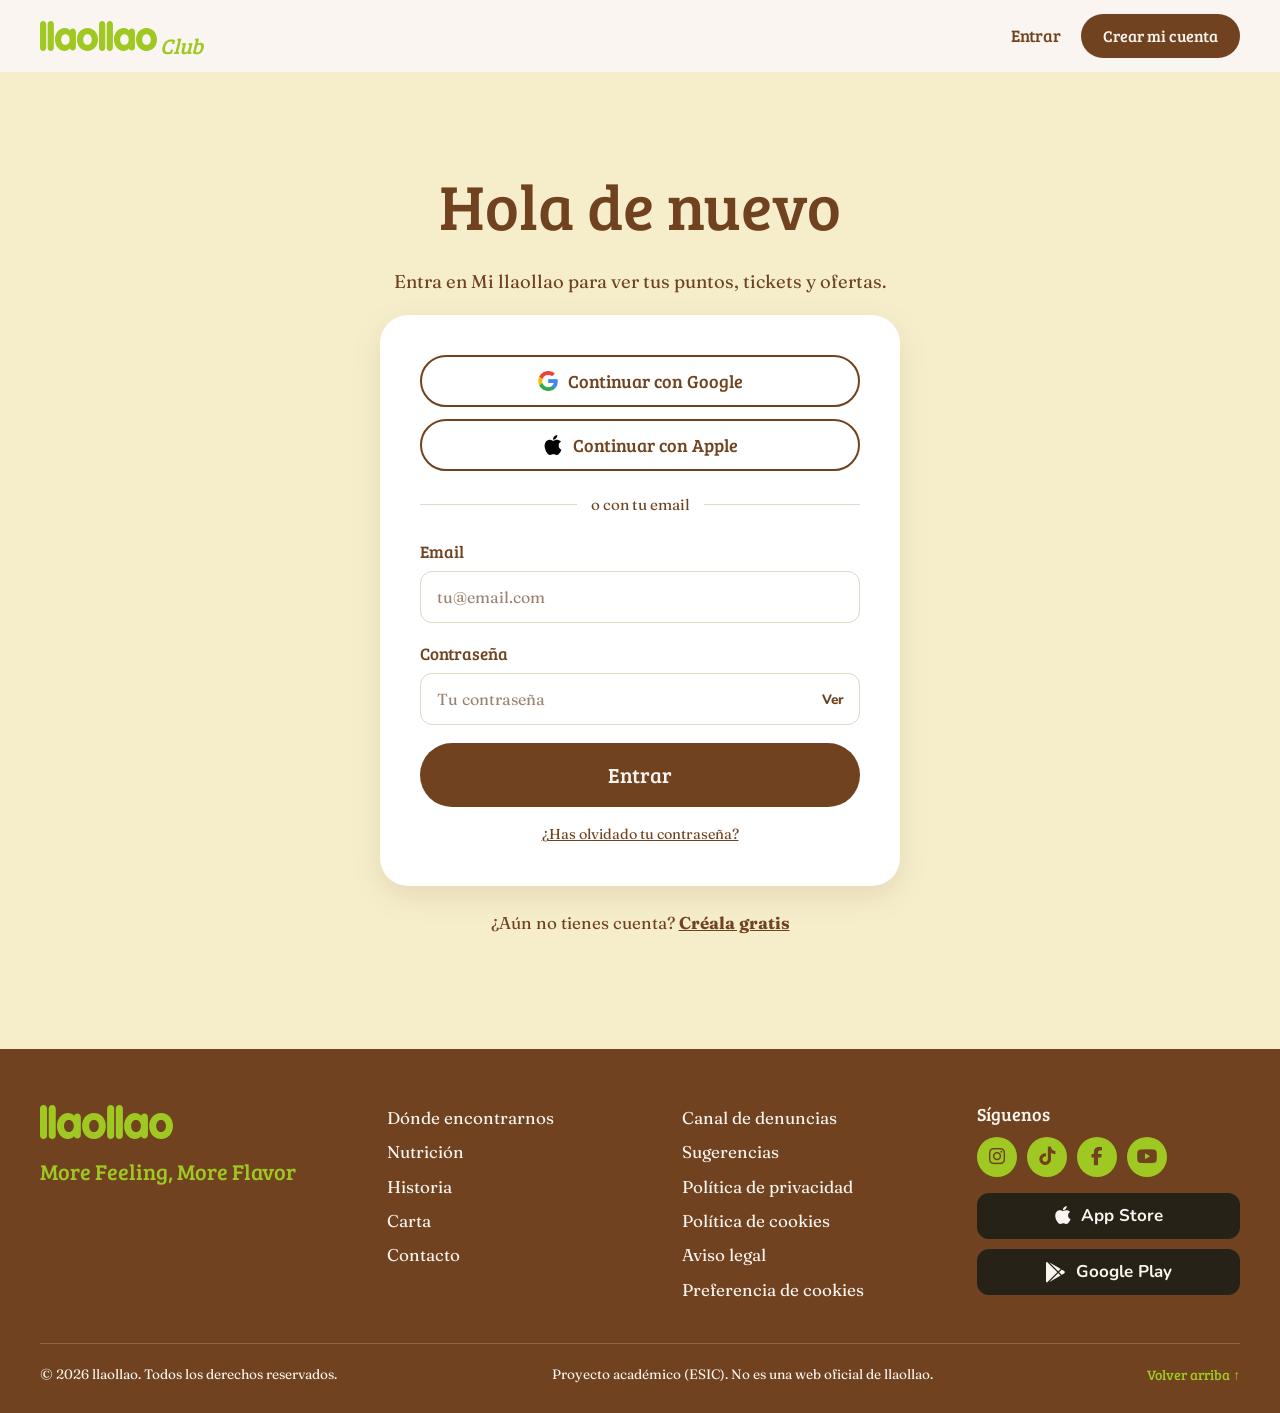
<file: entrar.html>
<!doctype html>
<html lang="es">
<head>
  <meta charset="utf-8">
  <meta name="viewport" content="width=device-width, initial-scale=1">
  <title>Entrar · Mi llaollao</title>
  <meta name="description" content="Accede a tu cuenta de Mi llaollao para ver tus puntos, tickets y ofertas.">
  <meta name="theme-color" content="#A0C823">
  <link rel="icon" href="img/favicon.svg" type="image/svg+xml">
  <link rel="stylesheet" href="css/fontawesome/css/fontawesome.min.css">
  <link rel="stylesheet" href="css/fontawesome/css/brands.min.css">
  <link rel="stylesheet" href="css/styles.css?v=20261029e">
</head>
<body>
  <a class="saltar" href="#contenido">Saltar al contenido</a>

  <!-- 00 · Header -->
  <header class="header">
    <div class="contenedor header__inner">
      <a class="header__logo" href="index.html" aria-label="llaollao Club, inicio">
        <img src="img/logo-llaollao.svg" alt="llaollao" width="118" height="30"><span class="header__club">Club</span>
      </a>
      <nav class="header__acciones" aria-label="Cuenta">
        <a class="header__entrar" href="entrar.html">Entrar</a>
        <a class="btn btn--primario btn--sm" href="index.html#registro">Crear mi cuenta</a>
      </nav>
    </div>
  </header>

  <main id="contenido" class="pagina">
    <section class="seccion seccion--beige">
      <div class="contenedor caja">
        <h1 class="centrado">Hola de nuevo</h1>
        <p class="subtitulo centrado">Entra en Mi llaollao para ver tus puntos, tickets y ofertas.</p>
        <div class="tarjeta-form">
          <div class="social">
            <button class="btn btn--secundario btn--bloque" type="button" data-social="google"><img src="img/icono-google.png" alt="" width="20" height="20">Continuar con Google</button>
            <button class="btn btn--secundario btn--bloque" type="button" data-social="apple"><img src="img/icono-apple.png" alt="" width="20" height="20">Continuar con Apple</button>
          </div>
          <p class="separador">o con tu email</p>
          <form data-formulario="entrar" novalidate>
            <div class="campo">
              <label for="email">Email</label>
              <input id="email" name="email" type="email" autocomplete="email" inputmode="email" placeholder="tu@email.com" data-validar="email" aria-describedby="error-email" required>
              <p class="mensaje-error" id="error-email" role="alert"></p>
            </div>
            <div class="campo">
              <label for="password">Contraseña</label>
              <div class="pass">
                <input id="password" name="password" type="password" autocomplete="current-password" placeholder="Tu contraseña" data-validar="clave" aria-describedby="error-password" required>
                <button class="pass__ver" type="button" aria-controls="password" aria-pressed="false">Ver</button>
              </div>
              <p class="mensaje-error" id="error-password" role="alert"></p>
            </div>
            <button class="btn btn--primario btn--bloque btn--grande" type="submit">Entrar</button>
            <p class="form-nota"><a href="#">¿Has olvidado tu contraseña?</a></p>
          </form>
        </div>
        <p class="centrado" style="margin-top:24px">¿Aún no tienes cuenta? <a href="index.html#registro"><strong>Créala gratis</strong></a></p>
      </div>
    </section>
  </main>

  <!-- 09 · Footer -->
  <footer class="footer">
    <div class="contenedor">
      <div class="footer__grid">
        <div>
          <a class="footer__logo" href="index.html"><img src="img/logo-llaollao.svg" alt="llaollao" width="134" height="34"></a>
          <p class="claim">More Feeling, More Flavor</p>
        </div>
        <nav class="footer__nav" aria-label="llaollao">
          <ul>
            <li><a href="https://llaollaoweb.com/donde/" target="_blank" rel="noopener">Dónde encontrarnos</a></li>
            <li><a href="https://llaollaoweb.com/nutricion/" target="_blank" rel="noopener">Nutrición</a></li>
            <li><a href="https://llaollaoweb.com/historia/" target="_blank" rel="noopener">Historia</a></li>
            <li><a href="https://llaollaoweb.com/carta/" target="_blank" rel="noopener">Carta</a></li>
            <li><a href="https://llaollaoweb.com/contacto/" target="_blank" rel="noopener">Contacto</a></li>
          </ul>
        </nav>
        <nav class="footer__nav" aria-label="Información legal">
          <ul>
            <li><a href="https://llaollaoweb.com/canal-de-denuncias/" target="_blank" rel="noopener">Canal de denuncias</a></li>
            <li><a href="https://llaollaoweb.com/contacto/sugerencias/" target="_blank" rel="noopener">Sugerencias</a></li>
            <li><a href="https://llaollaoweb.com/politica-de-privacidad/" target="_blank" rel="noopener">Política de privacidad</a></li>
            <li><a href="https://llaollaoweb.com/politica-cookies/" target="_blank" rel="noopener">Política de cookies</a></li>
            <li><a href="https://llaollaoweb.com/aviso-legal/" target="_blank" rel="noopener">Aviso legal</a></li>
            <li><a href="cookies.html">Preferencia de cookies</a></li>
          </ul>
        </nav>
        <div>
          <h3>Síguenos</h3>
          <div class="redes">
            <a href="#" aria-label="Instagram"><i class="fa-brands fa-instagram" aria-hidden="true"></i></a><a href="#" aria-label="TikTok"><i class="fa-brands fa-tiktok" aria-hidden="true"></i></a><a href="#" aria-label="Facebook"><i class="fa-brands fa-facebook-f" aria-hidden="true"></i></a><a href="#" aria-label="YouTube"><i class="fa-brands fa-youtube" aria-hidden="true"></i></a>
          </div>
          <div class="tiendas-app"><a href="#"><i class="fa-brands fa-apple" aria-hidden="true"></i>App Store</a><a href="#"><i class="fa-brands fa-google-play" aria-hidden="true"></i>Google Play</a></div>
        </div>
      </div>
      <div class="footer__legal">
        <span>© <span data-anio>2026</span> llaollao. Todos los derechos reservados.</span>
        <span>Proyecto académico (ESIC). No es una web oficial de llaollao.</span>
        <a class="volver-arriba" href="#">Volver arriba ↑</a>
      </div>
    </div>
  </footer>

  <script src="js/main.js?v=20261029e" defer></script>
  <script src="js/formulario.js?v=20261029e" defer></script>
</body>
</html>
</file>
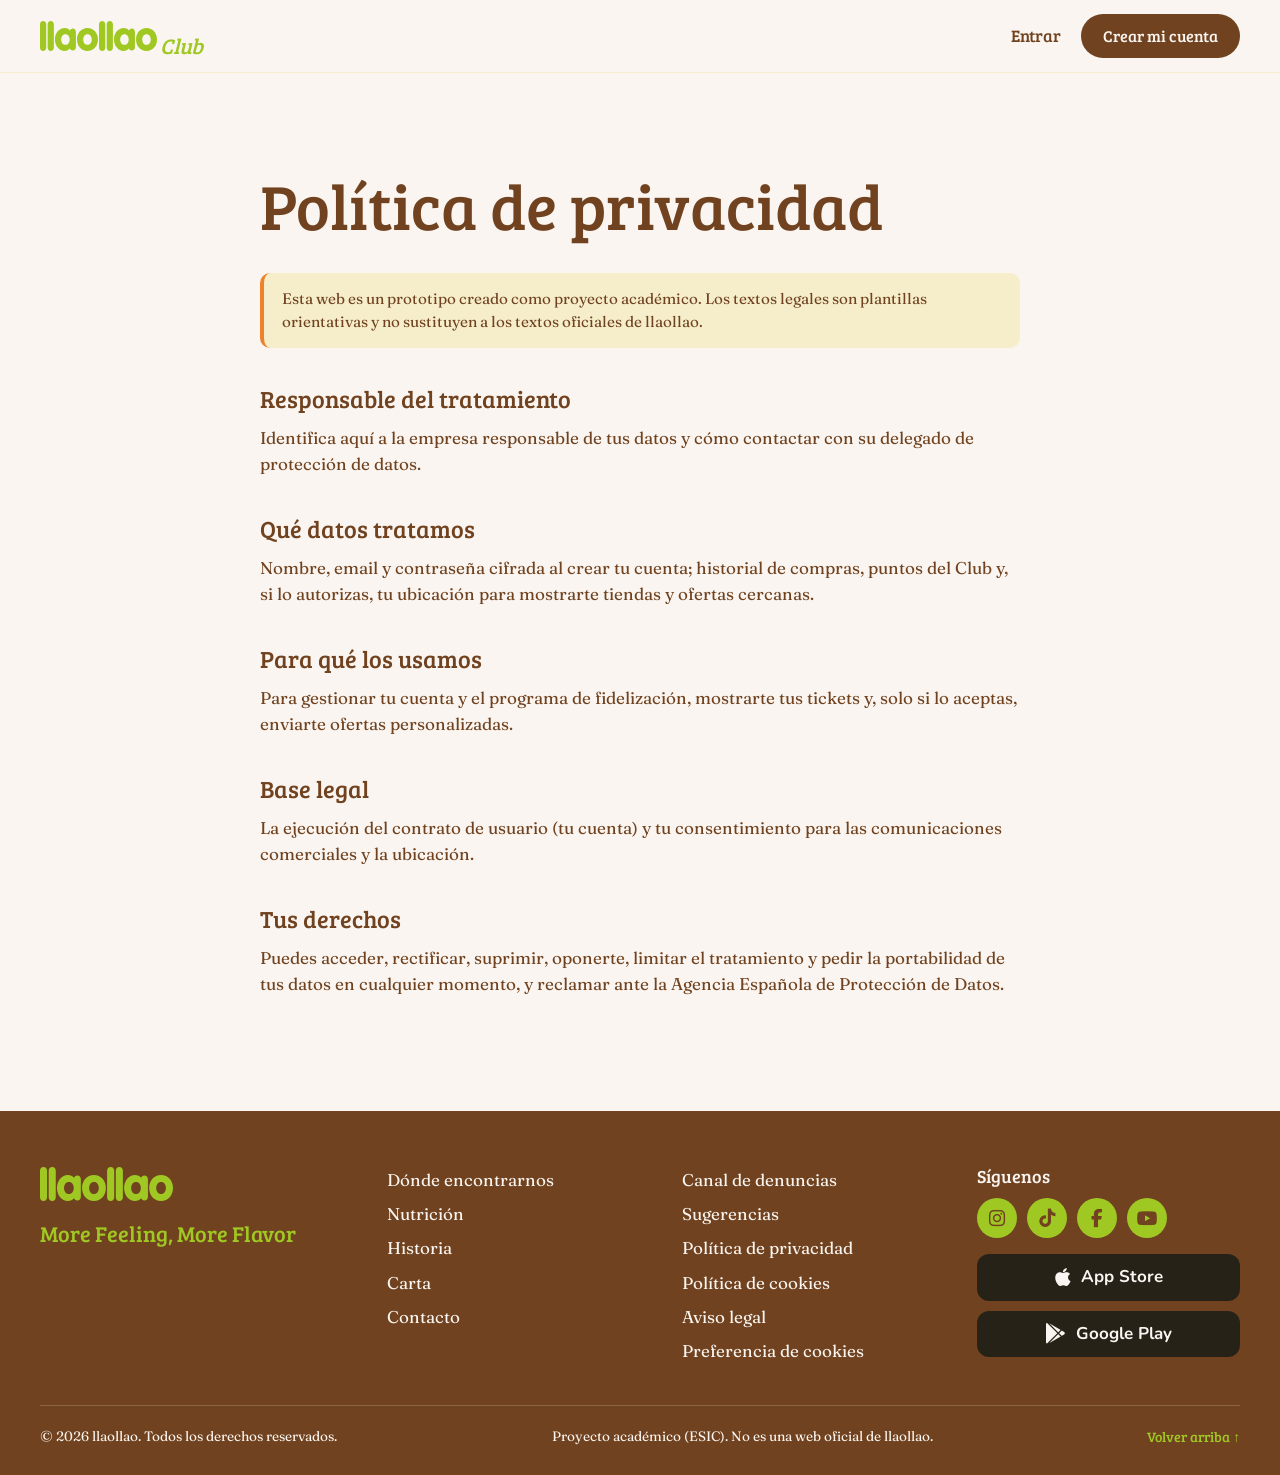
<file: privacidad.html>
<!doctype html>
<html lang="es">
<head>
  <meta charset="utf-8">
  <meta name="viewport" content="width=device-width, initial-scale=1">
  <title>Política de privacidad · Mi llaollao</title>
  <meta name="description" content="Política de privacidad de Mi llaollao.">
  <meta name="theme-color" content="#A0C823">
  <link rel="icon" href="img/favicon.svg" type="image/svg+xml">
  <link rel="stylesheet" href="css/fontawesome/css/fontawesome.min.css">
  <link rel="stylesheet" href="css/fontawesome/css/brands.min.css">
  <link rel="stylesheet" href="css/styles.css?v=20261029e">
</head>
<body>
  <a class="saltar" href="#contenido">Saltar al contenido</a>

  <!-- 00 · Header -->
  <header class="header">
    <div class="contenedor header__inner">
      <a class="header__logo" href="index.html" aria-label="llaollao Club, inicio">
        <img src="img/logo-llaollao.svg" alt="llaollao" width="118" height="30"><span class="header__club">Club</span>
      </a>
      <nav class="header__acciones" aria-label="Cuenta">
        <a class="header__entrar" href="entrar.html">Entrar</a>
        <a class="btn btn--primario btn--sm" href="index.html#registro">Crear mi cuenta</a>
      </nav>
    </div>
  </header>

  <main id="contenido" class="pagina">
    <section class="seccion">
      <div class="contenedor legal">
        <h1>Política de privacidad</h1>
        <p class="aviso-academico">Esta web es un prototipo creado como proyecto académico. Los textos legales son plantillas orientativas y no sustituyen a los textos oficiales de llaollao.</p>
        <h2>Responsable del tratamiento</h2>
        <p>Identifica aquí a la empresa responsable de tus datos y cómo contactar con su delegado de protección de datos.</p>
        <h2>Qué datos tratamos</h2>
        <p>Nombre, email y contraseña cifrada al crear tu cuenta; historial de compras, puntos del Club y, si lo autorizas, tu ubicación para mostrarte tiendas y ofertas cercanas.</p>
        <h2>Para qué los usamos</h2>
        <p>Para gestionar tu cuenta y el programa de fidelización, mostrarte tus tickets y, solo si lo aceptas, enviarte ofertas personalizadas.</p>
        <h2>Base legal</h2>
        <p>La ejecución del contrato de usuario (tu cuenta) y tu consentimiento para las comunicaciones comerciales y la ubicación.</p>
        <h2>Tus derechos</h2>
        <p>Puedes acceder, rectificar, suprimir, oponerte, limitar el tratamiento y pedir la portabilidad de tus datos en cualquier momento, y reclamar ante la Agencia Española de Protección de Datos.</p>
      </div>
    </section>
  </main>

  <!-- 09 · Footer -->
  <footer class="footer">
    <div class="contenedor">
      <div class="footer__grid">
        <div>
          <a class="footer__logo" href="index.html"><img src="img/logo-llaollao.svg" alt="llaollao" width="134" height="34"></a>
          <p class="claim">More Feeling, More Flavor</p>
        </div>
        <nav class="footer__nav" aria-label="llaollao">
          <ul>
            <li><a href="https://llaollaoweb.com/donde/" target="_blank" rel="noopener">Dónde encontrarnos</a></li>
            <li><a href="https://llaollaoweb.com/nutricion/" target="_blank" rel="noopener">Nutrición</a></li>
            <li><a href="https://llaollaoweb.com/historia/" target="_blank" rel="noopener">Historia</a></li>
            <li><a href="https://llaollaoweb.com/carta/" target="_blank" rel="noopener">Carta</a></li>
            <li><a href="https://llaollaoweb.com/contacto/" target="_blank" rel="noopener">Contacto</a></li>
          </ul>
        </nav>
        <nav class="footer__nav" aria-label="Información legal">
          <ul>
            <li><a href="https://llaollaoweb.com/canal-de-denuncias/" target="_blank" rel="noopener">Canal de denuncias</a></li>
            <li><a href="https://llaollaoweb.com/contacto/sugerencias/" target="_blank" rel="noopener">Sugerencias</a></li>
            <li><a href="https://llaollaoweb.com/politica-de-privacidad/" target="_blank" rel="noopener">Política de privacidad</a></li>
            <li><a href="https://llaollaoweb.com/politica-cookies/" target="_blank" rel="noopener">Política de cookies</a></li>
            <li><a href="https://llaollaoweb.com/aviso-legal/" target="_blank" rel="noopener">Aviso legal</a></li>
            <li><a href="cookies.html">Preferencia de cookies</a></li>
          </ul>
        </nav>
        <div>
          <h3>Síguenos</h3>
          <div class="redes">
            <a href="#" aria-label="Instagram"><i class="fa-brands fa-instagram" aria-hidden="true"></i></a><a href="#" aria-label="TikTok"><i class="fa-brands fa-tiktok" aria-hidden="true"></i></a><a href="#" aria-label="Facebook"><i class="fa-brands fa-facebook-f" aria-hidden="true"></i></a><a href="#" aria-label="YouTube"><i class="fa-brands fa-youtube" aria-hidden="true"></i></a>
          </div>
          <div class="tiendas-app"><a href="#"><i class="fa-brands fa-apple" aria-hidden="true"></i>App Store</a><a href="#"><i class="fa-brands fa-google-play" aria-hidden="true"></i>Google Play</a></div>
        </div>
      </div>
      <div class="footer__legal">
        <span>© <span data-anio>2026</span> llaollao. Todos los derechos reservados.</span>
        <span>Proyecto académico (ESIC). No es una web oficial de llaollao.</span>
        <a class="volver-arriba" href="#">Volver arriba ↑</a>
      </div>
    </div>
  </footer>

  <script src="js/main.js?v=20261029e" defer></script>
</body>
</html>
</file>
<file: css/styles.css>
/* ==========================================================================
   Mi llaollao · Landing de registro
   Hoja de estilos principal
   Paleta y tipografías según el brandbook de llaollao
   ========================================================================== */

/* ---------- Tipografías (self-hosted) ---------- */
@font-face { font-family: "Bree Serif"; src: url("fonts/bree-serif-400.woff2") format("woff2"); font-weight: 400; font-display: swap; }
/* Fraunces sustituye a ITC Souvenir (licencia de pago) en el cuerpo de texto */
@font-face { font-family: "Fraunces"; src: url("fonts/fraunces-400.woff2") format("woff2"); font-weight: 400; font-display: swap; }
@font-face { font-family: "Fraunces"; src: url("fonts/fraunces-600.woff2") format("woff2"); font-weight: 600; font-display: swap; }
@font-face { font-family: "Fraunces"; src: url("fonts/fraunces-700.woff2") format("woff2"); font-weight: 700; font-display: swap; }
@font-face { font-family: "Nunito"; src: url("fonts/nunito-400.woff2") format("woff2"); font-weight: 400; font-display: swap; }
@font-face { font-family: "Nunito"; src: url("fonts/nunito-700.woff2") format("woff2"); font-weight: 700; font-display: swap; }
@font-face { font-family: "Nunito"; src: url("fonts/nunito-800.woff2") format("woff2"); font-weight: 800; font-display: swap; }

/* ---------- Tokens de marca ---------- */
:root {
  --verde: #A0C823;        /* 60 % · color principal */
  --verde-oscuro: #7FA313;
  --crema: #FAF5F0;        /* 25 % · fondo neutro */
  --beige: #F6EECB;        /* 5 % */
  --naranja: #ED822C;      /* 5 % · acentos */
  --marron: #70421F;       /* 5 % · texto y CTA */
  --oscuro: #272218;
  --blanco: #FFFFFF;
  --linea: #E2D8C8;
  --placeholder: #9C8270;
  --error: #B42318;

  --f-titulo: "Bree Serif", Georgia, serif;
  --f-texto: "Fraunces", Georgia, serif;
  --f-ui: "Nunito", system-ui, sans-serif;

  --radio: 24px;
  --radio-sm: 14px;
  --ancho: 1200px;
  --gutter: clamp(16px, 4vw, 32px);
  --sombra: 0 10px 30px rgba(112, 66, 31, .12);
  --header-h: 72px;
}

/* ---------- Base ---------- */
*, *::before, *::after { box-sizing: border-box; }
html { scroll-behavior: smooth; scroll-padding-top: calc(var(--header-h) + 12px); }
body {
  margin: 0;
  background: var(--crema);
  color: var(--marron);
  font-family: var(--f-texto);
  font-size: 1.0625rem;
  line-height: 1.55;
  -webkit-font-smoothing: antialiased;
}
img { max-width: 100%; display: block; }
a { color: inherit; }
h1, h2, h3 { font-family: var(--f-titulo); font-weight: 400; line-height: 1.12; margin: 0 0 .5em; }
h1 { font-size: clamp(2.4rem, 5.5vw, 4rem); }
h2 { font-size: clamp(1.9rem, 3.6vw, 2.75rem); }
h3 { font-size: 1.3rem; }
p { margin: 0 0 1em; }
:focus-visible { outline: 3px solid var(--naranja); outline-offset: 3px; border-radius: 6px; }

.contenedor { width: min(100% - 2 * var(--gutter), var(--ancho)); margin-inline: auto; }
.seccion { padding-block: clamp(56px, 8vw, 96px); }
.seccion--beige { background: var(--beige); }
.seccion--verde { background: var(--verde); }
.centrado { text-align: center; }
.subtitulo { font-size: 1.15rem; margin-top: -.25em; }
.visualmente-oculto { position: absolute !important; width: 1px; height: 1px; overflow: hidden; clip: rect(0 0 0 0); white-space: nowrap; }

.saltar {
  position: absolute; left: 12px; top: -60px; z-index: 100;
  background: var(--marron); color: var(--crema); padding: 10px 16px; border-radius: 999px; text-decoration: none;
}
.saltar:focus { top: 12px; }

/* ---------- Botones ---------- */
.btn {
  display: inline-flex; align-items: center; justify-content: center; gap: 10px;
  min-height: 52px; padding: 0 28px; border-radius: 999px; border: 2px solid transparent;
  font-family: var(--f-titulo); font-size: 1.15rem; text-decoration: none; cursor: pointer;
  transition: transform .15s ease, background-color .2s ease, color .2s ease, border-color .2s ease, box-shadow .15s ease;
}
.btn:hover { transform: translateY(-2px); box-shadow: var(--sombra); }
.btn:active { transform: translateY(0); }
.btn--primario { background: var(--marron); color: var(--crema); }
.btn--primario:hover, .btn--primario:focus-visible { background: var(--crema); color: var(--marron); border-color: var(--marron); }
.btn--secundario { background: var(--blanco); color: var(--marron); border-color: var(--marron); }
.btn--claro { background: var(--crema); color: var(--marron); }
.btn--grande { min-height: 64px; padding: 0 36px; font-size: 1.3rem; }
.btn--bloque { width: 100%; }
.btn--sm { min-height: 44px; padding: 0 20px; font-size: 1rem; }
.btn img { width: 20px; height: 20px; }

/* ---------- Header ---------- */
.header {
  position: sticky; top: 0; z-index: 50;
  background: var(--crema); border-bottom: 1px solid var(--beige);
}
.header__inner { height: var(--header-h); display: flex; align-items: center; justify-content: space-between; gap: 16px; }
.header__logo { display: inline-flex; align-items: flex-end; text-decoration: none; }
.header__logo img { height: 30px; width: auto; }
.header__club { font-family: var(--f-titulo); font-style: italic; font-size: 1.35rem; line-height: 1; color: var(--verde); margin: 0 0 -6px 3px; }
.header__acciones { display: flex; align-items: center; gap: 20px; }
.header__entrar { font-family: var(--f-titulo); font-size: 1.05rem; text-decoration: none; }
.header__entrar:hover { text-decoration: underline; }

/* ---------- Hero ---------- */
.hero { background: var(--verde); position: relative; overflow: hidden; }
.hero__tarrina { position: absolute; height: auto; pointer-events: none; filter: drop-shadow(0 14px 20px rgba(39, 34, 24, .22)); animation: flotar 5s ease-in-out infinite; }
.hero__tarrina--1 { width: 150px; right: 3%; top: 32px; --giro: 10deg; }
.hero__tarrina--2 { width: 105px; left: 47%; bottom: 28px; --giro: -9deg; animation-delay: -1.8s; animation-duration: 5.6s; }
@keyframes flotar {
  0%, 100% { transform: translateY(0) rotate(var(--giro)); }
  50% { transform: translateY(-12px) rotate(calc(var(--giro) * -0.4)); }
}
.hero__grid { display: grid; grid-template-columns: 1.15fr .85fr; align-items: center; gap: 48px; padding-block: clamp(48px, 7vw, 88px); position: relative; z-index: 1; }
.hero h1 { color: var(--blanco); text-shadow: 0 2px 12px rgba(112, 66, 31, .25); }
.logo-en-texto { display: inline-block; height: .66em; width: auto; vertical-align: baseline; margin: 0 .02em; filter: drop-shadow(0 2px 10px rgba(112, 66, 31, .25)); }
.hero__texto p { font-weight: 600; font-size: 1.25rem; max-width: 34ch; }
.hero__micro { margin-top: 18px; font-weight: 600; font-size: .95rem; }

/* Móvil (dispositivo) */
.movil {
  width: min(300px, 80vw); margin-inline: auto;
  background: var(--oscuro); border-radius: 44px; padding: 10px;
  box-shadow: 0 30px 60px rgba(39, 34, 24, .3);
}
.movil img { border-radius: 34px; width: 100%; height: auto; }

/* ---------- Beneficios ---------- */
.beneficios { display: grid; grid-template-columns: repeat(4, 1fr); gap: 24px; margin-top: 40px; }
.beneficio { background: var(--beige); border-radius: var(--radio); padding: 28px 24px; }
.beneficio__icono { width: 64px; height: 64px; border-radius: 50%; background: var(--verde); display: grid; place-items: center; margin-bottom: 18px; }
.beneficio__icono img { width: 34px; height: 34px; }
.beneficio p { margin: 0; font-size: 1rem; }

/* ---------- Cómo funciona ---------- */
.pasos { list-style: none; padding: 0; margin: 40px 0 44px; display: grid; grid-template-columns: repeat(3, 1fr); gap: 24px; counter-reset: paso; position: relative; }
.paso { text-align: center; position: relative; }
.paso__num {
  width: 68px; height: 68px; border-radius: 50%; background: var(--verde);
  display: grid; place-items: center; margin: 0 auto 18px;
  font-family: var(--f-titulo); font-size: 1.9rem; position: relative; z-index: 1;
}
.paso:not(:last-child)::after {
  content: ""; position: absolute; top: 34px; left: calc(50% + 50px); width: calc(100% - 100px + 24px);
  border-top: 2px dashed rgba(112, 66, 31, .35);
}
.paso p { margin: 0 auto; max-width: 28ch; }

/* ---------- Vista previa app ---------- */
.vista { display: grid; grid-template-columns: 1fr 1fr; gap: 24px; margin-top: 40px; }
.vista__tarjeta { margin: 0; }
.vista__marco { background: var(--beige); border-radius: var(--radio); height: 380px; overflow: hidden; display: flex; justify-content: center; padding-top: 34px; }
.vista__marco .movil { width: 250px; box-shadow: 0 20px 40px rgba(39, 34, 24, .25); }
.vista__tarjeta figcaption { margin-top: 18px; }
.vista__tarjeta figcaption strong { display: block; font-family: var(--f-titulo); font-weight: 400; font-size: 1.3rem; }

/* ---------- Regalo ---------- */
.regalo { background: var(--verde); padding-block: clamp(48px, 6vw, 72px); }
.regalo__inner { display: flex; align-items: center; justify-content: space-between; gap: 32px; }
.etiqueta { display: inline-block; background: var(--naranja); color: var(--oscuro); font-family: var(--f-ui); font-weight: 800; font-size: .8rem; letter-spacing: .04em; padding: 6px 14px; border-radius: 999px; margin-bottom: 14px; }
.regalo h2 { margin-bottom: .3em; max-width: 20ch; }
.regalo p { font-weight: 600; margin: 0; }

/* ---------- Prueba social ---------- */
.cifra { font-family: var(--f-titulo); font-size: clamp(2.4rem, 5vw, 3.6rem); line-height: 1.1; margin: 0 0 .45em; }
.testimonios { display: grid; grid-template-columns: repeat(3, 1fr); gap: 24px; margin-top: 44px; list-style: none; padding: 0; }
.testimonios > li { display: flex; }
.testimonio { flex: 1; background: var(--beige); border-radius: var(--radio); padding: 28px; display: flex; flex-direction: column; gap: 14px; margin: 0; }
.estrellas { color: var(--naranja); font-size: 1.2rem; letter-spacing: 2px; }
.testimonio blockquote { margin: 0; font-size: 1.05rem; flex: 1; }
.testimonio figcaption { display: flex; align-items: center; gap: 12px; font-family: var(--f-titulo); }
.testimonio figcaption img { width: 46px; height: 46px; border-radius: 50%; }
.puntos-carrusel { display: none; justify-content: center; gap: 10px; margin-top: 18px; }
.puntos-carrusel button { width: 10px; height: 10px; padding: 0; border-radius: 50%; border: 0; background: var(--linea); cursor: pointer; }
.puntos-carrusel button[aria-current="true"] { background: var(--marron); }

/* ---------- Carrusel de países ---------- */
.paises__titulo { font-family: var(--f-titulo); font-size: 1.4rem; margin: 40px 0 20px; }
.paises { overflow: hidden; -webkit-mask-image: linear-gradient(90deg, transparent, #000 8%, #000 92%, transparent); mask-image: linear-gradient(90deg, transparent, #000 8%, #000 92%, transparent); }
.paises:focus-visible { outline-offset: 6px; }
.paises__pista { display: flex; width: max-content; animation: desfile 38s linear infinite; }
.paises:hover .paises__pista, .paises:focus-within .paises__pista { animation-play-state: paused; }
.paises__lista { display: flex; gap: 20px; list-style: none; margin: 0; padding: 0 10px; }
.pais { width: 180px; background: var(--beige); border-radius: var(--radio); padding: 22px 16px 18px; display: flex; flex-direction: column; align-items: center; gap: 12px; transition: transform .2s ease; }
.pais:hover { transform: translateY(-4px); }
.pais img { width: 120px; height: 120px; object-fit: contain; }
.pais span { font-family: var(--f-titulo); font-size: 1.15rem; }
@keyframes desfile { to { transform: translateX(-50%); } }

/* ---------- Formulario ---------- */
.registro { display: grid; grid-template-columns: 1fr 540px; gap: 56px; align-items: center; }
.checklist { list-style: none; padding: 0; margin: 24px 0 0; display: grid; gap: 14px; font-weight: 600; font-size: 1.15rem; }
.checklist li { display: flex; gap: 12px; align-items: baseline; }
.checklist li::before { content: "✓"; font-family: var(--f-ui); font-weight: 800; color: var(--verde-oscuro); }
.tarjeta-form { background: var(--blanco); border-radius: 28px; padding: clamp(24px, 4vw, 40px); box-shadow: var(--sombra); }
.social { display: grid; gap: 12px; }
.separador { display: flex; align-items: center; gap: 14px; margin: 22px 0; font-size: .95rem; }
.separador::before, .separador::after { content: ""; flex: 1; border-top: 1px solid var(--linea); }
.campo { margin-bottom: 18px; }
.campo label { display: block; font-family: var(--f-titulo); margin-bottom: 6px; }
.campo input {
  width: 100%; min-height: 52px; padding: 0 16px; border-radius: 12px; border: 1.5px solid var(--linea);
  background: var(--blanco); color: var(--marron); font-family: var(--f-texto); font-size: 1rem;
  transition: border-color .15s ease, box-shadow .15s ease;
}
.campo input::placeholder { color: var(--placeholder); }
.campo input:focus { outline: none; border-color: var(--marron); box-shadow: 0 0 0 3px rgba(160, 200, 35, .45); }
.campo--error input { border-color: var(--error); }
.campo--ok input { border-color: var(--verde-oscuro); }
.mensaje-error { color: var(--error); font-size: .9rem; margin: 6px 0 0; min-height: 0; }
.mensaje-error:empty { display: none; }
.pass { position: relative; }
.pass input { padding-right: 84px; }
.pass__ver { position: absolute; right: 8px; top: 50%; transform: translateY(-50%); background: none; border: 0; font-family: var(--f-ui); font-weight: 800; font-size: .85rem; color: var(--marron); cursor: pointer; padding: 8px; }
.check { display: flex; gap: 12px; align-items: flex-start; font-size: .95rem; margin-bottom: 12px; cursor: pointer; }
.check input { width: 20px; height: 20px; margin: 2px 0 0; accent-color: var(--marron); flex: none; }
.form-nota { text-align: center; font-size: .9rem; margin: 16px 0 0; }

/* ---------- FAQ ---------- */
.faq { max-width: 820px; margin: 40px auto 0; display: grid; gap: 12px; }
.faq__item { background: var(--beige); border-radius: 16px; border: 1.5px solid transparent; }
.faq__item.abierto { border-color: var(--marron); }
.faq__pregunta {
  width: 100%; display: flex; justify-content: space-between; align-items: center; gap: 16px;
  background: none; border: 0; padding: 20px 24px; text-align: left; cursor: pointer;
  font-family: var(--f-titulo); font-size: 1.15rem; color: var(--marron);
}
.faq__icono { font-size: 1.6rem; line-height: 1; transition: transform .2s ease; }
.faq__item.abierto .faq__icono { transform: rotate(45deg); }
.faq__respuesta { padding: 0 24px 20px; }
.faq__respuesta p { margin: 0; }

/* ---------- Footer ---------- */
.footer { background: var(--marron); color: var(--crema); padding-block: 56px 28px; }
.footer__grid { display: grid; grid-template-columns: 1.2fr 1fr 1fr 1fr; gap: 32px; }
.footer__nav ul { gap: 10px; }
.volver-arriba { font-family: var(--f-titulo); color: var(--verde); text-decoration: none; }
.footer__logo img { height: 34px; width: auto; margin-bottom: 16px; }
.footer h3 { font-size: 1.1rem; margin-bottom: 12px; }
.footer ul { list-style: none; padding: 0; margin: 0; display: grid; gap: 8px; }
.footer a { text-decoration: none; }
.footer a:hover { text-decoration: underline; }
.claim { font-family: var(--f-titulo); color: var(--verde); font-size: 1.35rem; margin: 0; }
.redes { display: flex; gap: 10px; }
.redes a { width: 40px; height: 40px; border-radius: 50%; background: var(--verde); color: var(--marron); display: grid; place-items: center; font-size: 1.15rem; transition: transform .15s ease, background-color .15s ease; }
.redes a:hover { transform: translateY(-2px); background: var(--crema); text-decoration: none; }
.tiendas-app { display: grid; gap: 10px; margin-top: 16px; }
.tiendas-app a { background: var(--oscuro); border-radius: 12px; padding: 10px 16px; font-family: var(--f-ui); font-weight: 700; display: flex; align-items: center; justify-content: center; gap: 10px; }
.tiendas-app i { font-size: 1.3rem; }
.footer__legal { border-top: 1px solid rgba(250, 245, 240, .2); margin-top: 40px; padding-top: 20px; font-size: .85rem; display: flex; flex-wrap: wrap; justify-content: space-between; align-items: center; gap: 8px 24px; }

/* ---------- CTA flotante (móvil) ---------- */
.cta-flotante {
  position: fixed; left: 16px; right: 16px; bottom: 16px; z-index: 60;
  display: none; transform: translateY(140%); transition: transform .3s ease;
}
.cta-flotante.visible { transform: translateY(0); }

/* ---------- Páginas secundarias ---------- */
.pagina { min-height: calc(100vh - var(--header-h)); }
.caja { max-width: 520px; margin-inline: auto; }
.legal { max-width: 760px; }
.legal h2 { font-size: 1.5rem; margin-top: 1.6em; }
.aviso-academico { background: var(--beige); border-left: 4px solid var(--naranja); padding: 14px 18px; border-radius: 10px; font-size: .95rem; margin-bottom: 28px; }
.bienvenida { text-align: center; }
.bienvenida__regalo { display: inline-flex; align-items: center; gap: 10px; background: var(--beige); padding: 10px 18px; border-radius: 999px; font-weight: 600; margin: 8px 0 24px; }
.bienvenida__acciones { display: flex; flex-wrap: wrap; justify-content: center; gap: 12px; margin-top: 28px; }

/* ---------- Animación de entrada ---------- */
.aparecer { opacity: 0; transform: translateY(24px); transition: opacity .6s ease, transform .6s ease; }
.aparecer.visible { opacity: 1; transform: none; }

/* ==========================================================================
   Responsive
   ========================================================================== */
@media (max-width: 1080px) {
  .beneficios { grid-template-columns: repeat(2, 1fr); }
  .registro { grid-template-columns: 1fr; }
  .footer__grid { grid-template-columns: 1fr 1fr; }
  .footer__grid > div { grid-column: 1 / -1; }
}

@media (max-width: 760px) {
  :root { --header-h: 64px; }
  body { font-size: 1rem; }
  .header__logo img { height: 24px; }
  .header__club { font-size: 1.1rem; margin-bottom: -5px; }
  .header__acciones { gap: 12px; }
  .header .btn { min-height: 40px; padding: 0 16px; font-size: .95rem; }

  .hero__grid { grid-template-columns: 1fr; gap: 32px; text-align: left; }
  .hero__texto .btn { width: 100%; }
  .hero__micro { text-align: center; }
  .hero__tarrina { z-index: 2; }
  .hero__tarrina--1 { width: 64px; right: -6px; top: auto; bottom: 150px; }
  .hero__tarrina--2 { width: 56px; left: -4px; bottom: 360px; }
  
  .beneficios { grid-template-columns: 1fr; gap: 12px; }
  .beneficio { display: grid; grid-template-columns: 56px 1fr; column-gap: 16px; align-items: center; padding: 16px 18px; border-radius: 20px; }
  .beneficio__icono { width: 52px; height: 52px; margin: 0; grid-row: span 2; }
  .beneficio__icono img { width: 28px; height: 28px; }
  .beneficio h3 { margin: 0; font-size: 1.1rem; }

  .pasos { grid-template-columns: 1fr; gap: 18px; }
  .paso { display: grid; grid-template-columns: 56px 1fr; column-gap: 16px; text-align: left; align-items: start; }
  .paso__num { width: 54px; height: 54px; font-size: 1.5rem; margin: 0; grid-row: span 2; }
  .paso h3 { margin: 4px 0 2px; }
  .paso p { margin: 0; }
  .paso:not(:last-child)::after { top: 60px; left: 26px; width: 0; height: calc(100% - 46px); border-top: 0; border-left: 2px dashed rgba(112, 66, 31, .35); }

  .vista { grid-template-columns: 1fr; }
  .vista__marco { height: 260px; padding-top: 24px; }
  .vista__marco .movil { width: 180px; border-radius: 30px; padding: 7px; }
  .vista__marco .movil img { border-radius: 24px; }

  .regalo__inner { flex-direction: column; align-items: stretch; }
  .regalo .btn { width: 100%; }

  /* Carrusel de testimonios */
  .testimonios { display: flex; overflow-x: auto; scroll-snap-type: x mandatory; gap: 16px; padding-bottom: 4px; scrollbar-width: none; }
  .testimonios::-webkit-scrollbar { display: none; }
  .testimonios > li { flex: 0 0 100%; scroll-snap-align: center; }
  .puntos-carrusel { display: flex; }

  .tarjeta-form { padding: 22px; }
  .pais { width: 140px; padding: 16px 12px 14px; }
  .pais img { width: 90px; height: 90px; }
  .paises__pista { animation-duration: 30s; }
  .faq__pregunta { padding: 16px 18px; font-size: 1.05rem; }
  .faq__respuesta { padding: 0 18px 16px; }

  .footer__grid { grid-template-columns: 1fr 1fr; gap: 28px 16px; }
  .cta-flotante { display: block; }
}

@media (prefers-reduced-motion: reduce) {
  html { scroll-behavior: auto; }
  *, *::before, *::after { transition: none !important; animation: none !important; }
  .aparecer { opacity: 1; transform: none; }
  .paises { overflow-x: auto; }
  .paises__lista[aria-hidden] { display: none; }
  .hero__tarrina { transform: rotate(var(--giro)); }
}
</file>
<file: css/fontawesome/css/brands.min.css>
/*!
 * Font Awesome Free 6.5.2 by @fontawesome - https://fontawesome.com
 * License - https://fontawesome.com/license/free (Icons: CC BY 4.0, Fonts: SIL OFL 1.1, Code: MIT License)
 * Copyright 2024 Fonticons, Inc.
 */
:host,:root{--fa-style-family-brands:"Font Awesome 6 Brands";--fa-font-brands:normal 400 1em/1 "Font Awesome 6 Brands"}@font-face{font-family:"Font Awesome 6 Brands";font-style:normal;font-weight:400;font-display:block;src:url(../webfonts/fa-brands-400.woff2) format("woff2"),url(../webfonts/fa-brands-400.ttf) format("truetype")}.fa-brands,.fab{font-weight:400}.fa-monero:before{content:"\f3d0"}.fa-hooli:before{content:"\f427"}.fa-yelp:before{content:"\f1e9"}.fa-cc-visa:before{content:"\f1f0"}.fa-lastfm:before{content:"\f202"}.fa-shopware:before{content:"\f5b5"}.fa-creative-commons-nc:before{content:"\f4e8"}.fa-aws:before{content:"\f375"}.fa-redhat:before{content:"\f7bc"}.fa-yoast:before{content:"\f2b1"}.fa-cloudflare:before{content:"\e07d"}.fa-ups:before{content:"\f7e0"}.fa-pixiv:before{content:"\e640"}.fa-wpexplorer:before{content:"\f2de"}.fa-dyalog:before{content:"\f399"}.fa-bity:before{content:"\f37a"}.fa-stackpath:before{content:"\f842"}.fa-buysellads:before{content:"\f20d"}.fa-first-order:before{content:"\f2b0"}.fa-modx:before{content:"\f285"}.fa-guilded:before{content:"\e07e"}.fa-vnv:before{content:"\f40b"}.fa-js-square:before,.fa-square-js:before{content:"\f3b9"}.fa-microsoft:before{content:"\f3ca"}.fa-qq:before{content:"\f1d6"}.fa-orcid:before{content:"\f8d2"}.fa-java:before{content:"\f4e4"}.fa-invision:before{content:"\f7b0"}.fa-creative-commons-pd-alt:before{content:"\f4ed"}.fa-centercode:before{content:"\f380"}.fa-glide-g:before{content:"\f2a6"}.fa-drupal:before{content:"\f1a9"}.fa-jxl:before{content:"\e67b"}.fa-hire-a-helper:before{content:"\f3b0"}.fa-creative-commons-by:before{content:"\f4e7"}.fa-unity:before{content:"\e049"}.fa-whmcs:before{content:"\f40d"}.fa-rocketchat:before{content:"\f3e8"}.fa-vk:before{content:"\f189"}.fa-untappd:before{content:"\f405"}.fa-mailchimp:before{content:"\f59e"}.fa-css3-alt:before{content:"\f38b"}.fa-reddit-square:before,.fa-square-reddit:before{content:"\f1a2"}.fa-vimeo-v:before{content:"\f27d"}.fa-contao:before{content:"\f26d"}.fa-square-font-awesome:before{content:"\e5ad"}.fa-deskpro:before{content:"\f38f"}.fa-brave:before{content:"\e63c"}.fa-sistrix:before{content:"\f3ee"}.fa-instagram-square:before,.fa-square-instagram:before{content:"\e055"}.fa-battle-net:before{content:"\f835"}.fa-the-red-yeti:before{content:"\f69d"}.fa-hacker-news-square:before,.fa-square-hacker-news:before{content:"\f3af"}.fa-edge:before{content:"\f282"}.fa-threads:before{content:"\e618"}.fa-napster:before{content:"\f3d2"}.fa-snapchat-square:before,.fa-square-snapchat:before{content:"\f2ad"}.fa-google-plus-g:before{content:"\f0d5"}.fa-artstation:before{content:"\f77a"}.fa-markdown:before{content:"\f60f"}.fa-sourcetree:before{content:"\f7d3"}.fa-google-plus:before{content:"\f2b3"}.fa-diaspora:before{content:"\f791"}.fa-foursquare:before{content:"\f180"}.fa-stack-overflow:before{content:"\f16c"}.fa-github-alt:before{content:"\f113"}.fa-phoenix-squadron:before{content:"\f511"}.fa-pagelines:before{content:"\f18c"}.fa-algolia:before{content:"\f36c"}.fa-red-river:before{content:"\f3e3"}.fa-creative-commons-sa:before{content:"\f4ef"}.fa-safari:before{content:"\f267"}.fa-google:before{content:"\f1a0"}.fa-font-awesome-alt:before,.fa-square-font-awesome-stroke:before{content:"\f35c"}.fa-atlassian:before{content:"\f77b"}.fa-linkedin-in:before{content:"\f0e1"}.fa-digital-ocean:before{content:"\f391"}.fa-nimblr:before{content:"\f5a8"}.fa-chromecast:before{content:"\f838"}.fa-evernote:before{content:"\f839"}.fa-hacker-news:before{content:"\f1d4"}.fa-creative-commons-sampling:before{content:"\f4f0"}.fa-adversal:before{content:"\f36a"}.fa-creative-commons:before{content:"\f25e"}.fa-watchman-monitoring:before{content:"\e087"}.fa-fonticons:before{content:"\f280"}.fa-weixin:before{content:"\f1d7"}.fa-shirtsinbulk:before{content:"\f214"}.fa-codepen:before{content:"\f1cb"}.fa-git-alt:before{content:"\f841"}.fa-lyft:before{content:"\f3c3"}.fa-rev:before{content:"\f5b2"}.fa-windows:before{content:"\f17a"}.fa-wizards-of-the-coast:before{content:"\f730"}.fa-square-viadeo:before,.fa-viadeo-square:before{content:"\f2aa"}.fa-meetup:before{content:"\f2e0"}.fa-centos:before{content:"\f789"}.fa-adn:before{content:"\f170"}.fa-cloudsmith:before{content:"\f384"}.fa-opensuse:before{content:"\e62b"}.fa-pied-piper-alt:before{content:"\f1a8"}.fa-dribbble-square:before,.fa-square-dribbble:before{content:"\f397"}.fa-codiepie:before{content:"\f284"}.fa-node:before{content:"\f419"}.fa-mix:before{content:"\f3cb"}.fa-steam:before{content:"\f1b6"}.fa-cc-apple-pay:before{content:"\f416"}.fa-scribd:before{content:"\f28a"}.fa-debian:before{content:"\e60b"}.fa-openid:before{content:"\f19b"}.fa-instalod:before{content:"\e081"}.fa-expeditedssl:before{content:"\f23e"}.fa-sellcast:before{content:"\f2da"}.fa-square-twitter:before,.fa-twitter-square:before{content:"\f081"}.fa-r-project:before{content:"\f4f7"}.fa-delicious:before{content:"\f1a5"}.fa-freebsd:before{content:"\f3a4"}.fa-vuejs:before{content:"\f41f"}.fa-accusoft:before{content:"\f369"}.fa-ioxhost:before{content:"\f208"}.fa-fonticons-fi:before{content:"\f3a2"}.fa-app-store:before{content:"\f36f"}.fa-cc-mastercard:before{content:"\f1f1"}.fa-itunes-note:before{content:"\f3b5"}.fa-golang:before{content:"\e40f"}.fa-kickstarter:before,.fa-square-kickstarter:before{content:"\f3bb"}.fa-grav:before{content:"\f2d6"}.fa-weibo:before{content:"\f18a"}.fa-uncharted:before{content:"\e084"}.fa-firstdraft:before{content:"\f3a1"}.fa-square-youtube:before,.fa-youtube-square:before{content:"\f431"}.fa-wikipedia-w:before{content:"\f266"}.fa-rendact:before,.fa-wpressr:before{content:"\f3e4"}.fa-angellist:before{content:"\f209"}.fa-galactic-republic:before{content:"\f50c"}.fa-nfc-directional:before{content:"\e530"}.fa-skype:before{content:"\f17e"}.fa-joget:before{content:"\f3b7"}.fa-fedora:before{content:"\f798"}.fa-stripe-s:before{content:"\f42a"}.fa-meta:before{content:"\e49b"}.fa-laravel:before{content:"\f3bd"}.fa-hotjar:before{content:"\f3b1"}.fa-bluetooth-b:before{content:"\f294"}.fa-square-letterboxd:before{content:"\e62e"}.fa-sticker-mule:before{content:"\f3f7"}.fa-creative-commons-zero:before{content:"\f4f3"}.fa-hips:before{content:"\f452"}.fa-behance:before{content:"\f1b4"}.fa-reddit:before{content:"\f1a1"}.fa-discord:before{content:"\f392"}.fa-chrome:before{content:"\f268"}.fa-app-store-ios:before{content:"\f370"}.fa-cc-discover:before{content:"\f1f2"}.fa-wpbeginner:before{content:"\f297"}.fa-confluence:before{content:"\f78d"}.fa-shoelace:before{content:"\e60c"}.fa-mdb:before{content:"\f8ca"}.fa-dochub:before{content:"\f394"}.fa-accessible-icon:before{content:"\f368"}.fa-ebay:before{content:"\f4f4"}.fa-amazon:before{content:"\f270"}.fa-unsplash:before{content:"\e07c"}.fa-yarn:before{content:"\f7e3"}.fa-square-steam:before,.fa-steam-square:before{content:"\f1b7"}.fa-500px:before{content:"\f26e"}.fa-square-vimeo:before,.fa-vimeo-square:before{content:"\f194"}.fa-asymmetrik:before{content:"\f372"}.fa-font-awesome-flag:before,.fa-font-awesome-logo-full:before,.fa-font-awesome:before{content:"\f2b4"}.fa-gratipay:before{content:"\f184"}.fa-apple:before{content:"\f179"}.fa-hive:before{content:"\e07f"}.fa-gitkraken:before{content:"\f3a6"}.fa-keybase:before{content:"\f4f5"}.fa-apple-pay:before{content:"\f415"}.fa-padlet:before{content:"\e4a0"}.fa-amazon-pay:before{content:"\f42c"}.fa-github-square:before,.fa-square-github:before{content:"\f092"}.fa-stumbleupon:before{content:"\f1a4"}.fa-fedex:before{content:"\f797"}.fa-phoenix-framework:before{content:"\f3dc"}.fa-shopify:before{content:"\e057"}.fa-neos:before{content:"\f612"}.fa-square-threads:before{content:"\e619"}.fa-hackerrank:before{content:"\f5f7"}.fa-researchgate:before{content:"\f4f8"}.fa-swift:before{content:"\f8e1"}.fa-angular:before{content:"\f420"}.fa-speakap:before{content:"\f3f3"}.fa-angrycreative:before{content:"\f36e"}.fa-y-combinator:before{content:"\f23b"}.fa-empire:before{content:"\f1d1"}.fa-envira:before{content:"\f299"}.fa-google-scholar:before{content:"\e63b"}.fa-gitlab-square:before,.fa-square-gitlab:before{content:"\e5ae"}.fa-studiovinari:before{content:"\f3f8"}.fa-pied-piper:before{content:"\f2ae"}.fa-wordpress:before{content:"\f19a"}.fa-product-hunt:before{content:"\f288"}.fa-firefox:before{content:"\f269"}.fa-linode:before{content:"\f2b8"}.fa-goodreads:before{content:"\f3a8"}.fa-odnoklassniki-square:before,.fa-square-odnoklassniki:before{content:"\f264"}.fa-jsfiddle:before{content:"\f1cc"}.fa-sith:before{content:"\f512"}.fa-themeisle:before{content:"\f2b2"}.fa-page4:before{content:"\f3d7"}.fa-hashnode:before{content:"\e499"}.fa-react:before{content:"\f41b"}.fa-cc-paypal:before{content:"\f1f4"}.fa-squarespace:before{content:"\f5be"}.fa-cc-stripe:before{content:"\f1f5"}.fa-creative-commons-share:before{content:"\f4f2"}.fa-bitcoin:before{content:"\f379"}.fa-keycdn:before{content:"\f3ba"}.fa-opera:before{content:"\f26a"}.fa-itch-io:before{content:"\f83a"}.fa-umbraco:before{content:"\f8e8"}.fa-galactic-senate:before{content:"\f50d"}.fa-ubuntu:before{content:"\f7df"}.fa-draft2digital:before{content:"\f396"}.fa-stripe:before{content:"\f429"}.fa-houzz:before{content:"\f27c"}.fa-gg:before{content:"\f260"}.fa-dhl:before{content:"\f790"}.fa-pinterest-square:before,.fa-square-pinterest:before{content:"\f0d3"}.fa-xing:before{content:"\f168"}.fa-blackberry:before{content:"\f37b"}.fa-creative-commons-pd:before{content:"\f4ec"}.fa-playstation:before{content:"\f3df"}.fa-quinscape:before{content:"\f459"}.fa-less:before{content:"\f41d"}.fa-blogger-b:before{content:"\f37d"}.fa-opencart:before{content:"\f23d"}.fa-vine:before{content:"\f1ca"}.fa-signal-messenger:before{content:"\e663"}.fa-paypal:before{content:"\f1ed"}.fa-gitlab:before{content:"\f296"}.fa-typo3:before{content:"\f42b"}.fa-reddit-alien:before{content:"\f281"}.fa-yahoo:before{content:"\f19e"}.fa-dailymotion:before{content:"\e052"}.fa-affiliatetheme:before{content:"\f36b"}.fa-pied-piper-pp:before{content:"\f1a7"}.fa-bootstrap:before{content:"\f836"}.fa-odnoklassniki:before{content:"\f263"}.fa-nfc-symbol:before{content:"\e531"}.fa-mintbit:before{content:"\e62f"}.fa-ethereum:before{content:"\f42e"}.fa-speaker-deck:before{content:"\f83c"}.fa-creative-commons-nc-eu:before{content:"\f4e9"}.fa-patreon:before{content:"\f3d9"}.fa-avianex:before{content:"\f374"}.fa-ello:before{content:"\f5f1"}.fa-gofore:before{content:"\f3a7"}.fa-bimobject:before{content:"\f378"}.fa-brave-reverse:before{content:"\e63d"}.fa-facebook-f:before{content:"\f39e"}.fa-google-plus-square:before,.fa-square-google-plus:before{content:"\f0d4"}.fa-web-awesome:before{content:"\e682"}.fa-mandalorian:before{content:"\f50f"}.fa-first-order-alt:before{content:"\f50a"}.fa-osi:before{content:"\f41a"}.fa-google-wallet:before{content:"\f1ee"}.fa-d-and-d-beyond:before{content:"\f6ca"}.fa-periscope:before{content:"\f3da"}.fa-fulcrum:before{content:"\f50b"}.fa-cloudscale:before{content:"\f383"}.fa-forumbee:before{content:"\f211"}.fa-mizuni:before{content:"\f3cc"}.fa-schlix:before{content:"\f3ea"}.fa-square-xing:before,.fa-xing-square:before{content:"\f169"}.fa-bandcamp:before{content:"\f2d5"}.fa-wpforms:before{content:"\f298"}.fa-cloudversify:before{content:"\f385"}.fa-usps:before{content:"\f7e1"}.fa-megaport:before{content:"\f5a3"}.fa-magento:before{content:"\f3c4"}.fa-spotify:before{content:"\f1bc"}.fa-optin-monster:before{content:"\f23c"}.fa-fly:before{content:"\f417"}.fa-aviato:before{content:"\f421"}.fa-itunes:before{content:"\f3b4"}.fa-cuttlefish:before{content:"\f38c"}.fa-blogger:before{content:"\f37c"}.fa-flickr:before{content:"\f16e"}.fa-viber:before{content:"\f409"}.fa-soundcloud:before{content:"\f1be"}.fa-digg:before{content:"\f1a6"}.fa-tencent-weibo:before{content:"\f1d5"}.fa-letterboxd:before{content:"\e62d"}.fa-symfony:before{content:"\f83d"}.fa-maxcdn:before{content:"\f136"}.fa-etsy:before{content:"\f2d7"}.fa-facebook-messenger:before{content:"\f39f"}.fa-audible:before{content:"\f373"}.fa-think-peaks:before{content:"\f731"}.fa-bilibili:before{content:"\e3d9"}.fa-erlang:before{content:"\f39d"}.fa-x-twitter:before{content:"\e61b"}.fa-cotton-bureau:before{content:"\f89e"}.fa-dashcube:before{content:"\f210"}.fa-42-group:before,.fa-innosoft:before{content:"\e080"}.fa-stack-exchange:before{content:"\f18d"}.fa-elementor:before{content:"\f430"}.fa-pied-piper-square:before,.fa-square-pied-piper:before{content:"\e01e"}.fa-creative-commons-nd:before{content:"\f4eb"}.fa-palfed:before{content:"\f3d8"}.fa-superpowers:before{content:"\f2dd"}.fa-resolving:before{content:"\f3e7"}.fa-xbox:before{content:"\f412"}.fa-square-web-awesome-stroke:before{content:"\e684"}.fa-searchengin:before{content:"\f3eb"}.fa-tiktok:before{content:"\e07b"}.fa-facebook-square:before,.fa-square-facebook:before{content:"\f082"}.fa-renren:before{content:"\f18b"}.fa-linux:before{content:"\f17c"}.fa-glide:before{content:"\f2a5"}.fa-linkedin:before{content:"\f08c"}.fa-hubspot:before{content:"\f3b2"}.fa-deploydog:before{content:"\f38e"}.fa-twitch:before{content:"\f1e8"}.fa-ravelry:before{content:"\f2d9"}.fa-mixer:before{content:"\e056"}.fa-lastfm-square:before,.fa-square-lastfm:before{content:"\f203"}.fa-vimeo:before{content:"\f40a"}.fa-mendeley:before{content:"\f7b3"}.fa-uniregistry:before{content:"\f404"}.fa-figma:before{content:"\f799"}.fa-creative-commons-remix:before{content:"\f4ee"}.fa-cc-amazon-pay:before{content:"\f42d"}.fa-dropbox:before{content:"\f16b"}.fa-instagram:before{content:"\f16d"}.fa-cmplid:before{content:"\e360"}.fa-upwork:before{content:"\e641"}.fa-facebook:before{content:"\f09a"}.fa-gripfire:before{content:"\f3ac"}.fa-jedi-order:before{content:"\f50e"}.fa-uikit:before{content:"\f403"}.fa-fort-awesome-alt:before{content:"\f3a3"}.fa-phabricator:before{content:"\f3db"}.fa-ussunnah:before{content:"\f407"}.fa-earlybirds:before{content:"\f39a"}.fa-trade-federation:before{content:"\f513"}.fa-autoprefixer:before{content:"\f41c"}.fa-whatsapp:before{content:"\f232"}.fa-square-upwork:before{content:"\e67c"}.fa-slideshare:before{content:"\f1e7"}.fa-google-play:before{content:"\f3ab"}.fa-viadeo:before{content:"\f2a9"}.fa-line:before{content:"\f3c0"}.fa-google-drive:before{content:"\f3aa"}.fa-servicestack:before{content:"\f3ec"}.fa-simplybuilt:before{content:"\f215"}.fa-bitbucket:before{content:"\f171"}.fa-imdb:before{content:"\f2d8"}.fa-deezer:before{content:"\e077"}.fa-raspberry-pi:before{content:"\f7bb"}.fa-jira:before{content:"\f7b1"}.fa-docker:before{content:"\f395"}.fa-screenpal:before{content:"\e570"}.fa-bluetooth:before{content:"\f293"}.fa-gitter:before{content:"\f426"}.fa-d-and-d:before{content:"\f38d"}.fa-microblog:before{content:"\e01a"}.fa-cc-diners-club:before{content:"\f24c"}.fa-gg-circle:before{content:"\f261"}.fa-pied-piper-hat:before{content:"\f4e5"}.fa-kickstarter-k:before{content:"\f3bc"}.fa-yandex:before{content:"\f413"}.fa-readme:before{content:"\f4d5"}.fa-html5:before{content:"\f13b"}.fa-sellsy:before{content:"\f213"}.fa-square-web-awesome:before{content:"\e683"}.fa-sass:before{content:"\f41e"}.fa-wirsindhandwerk:before,.fa-wsh:before{content:"\e2d0"}.fa-buromobelexperte:before{content:"\f37f"}.fa-salesforce:before{content:"\f83b"}.fa-octopus-deploy:before{content:"\e082"}.fa-medapps:before{content:"\f3c6"}.fa-ns8:before{content:"\f3d5"}.fa-pinterest-p:before{content:"\f231"}.fa-apper:before{content:"\f371"}.fa-fort-awesome:before{content:"\f286"}.fa-waze:before{content:"\f83f"}.fa-bluesky:before{content:"\e671"}.fa-cc-jcb:before{content:"\f24b"}.fa-snapchat-ghost:before,.fa-snapchat:before{content:"\f2ab"}.fa-fantasy-flight-games:before{content:"\f6dc"}.fa-rust:before{content:"\e07a"}.fa-wix:before{content:"\f5cf"}.fa-behance-square:before,.fa-square-behance:before{content:"\f1b5"}.fa-supple:before{content:"\f3f9"}.fa-webflow:before{content:"\e65c"}.fa-rebel:before{content:"\f1d0"}.fa-css3:before{content:"\f13c"}.fa-staylinked:before{content:"\f3f5"}.fa-kaggle:before{content:"\f5fa"}.fa-space-awesome:before{content:"\e5ac"}.fa-deviantart:before{content:"\f1bd"}.fa-cpanel:before{content:"\f388"}.fa-goodreads-g:before{content:"\f3a9"}.fa-git-square:before,.fa-square-git:before{content:"\f1d2"}.fa-square-tumblr:before,.fa-tumblr-square:before{content:"\f174"}.fa-trello:before{content:"\f181"}.fa-creative-commons-nc-jp:before{content:"\f4ea"}.fa-get-pocket:before{content:"\f265"}.fa-perbyte:before{content:"\e083"}.fa-grunt:before{content:"\f3ad"}.fa-weebly:before{content:"\f5cc"}.fa-connectdevelop:before{content:"\f20e"}.fa-leanpub:before{content:"\f212"}.fa-black-tie:before{content:"\f27e"}.fa-themeco:before{content:"\f5c6"}.fa-python:before{content:"\f3e2"}.fa-android:before{content:"\f17b"}.fa-bots:before{content:"\e340"}.fa-free-code-camp:before{content:"\f2c5"}.fa-hornbill:before{content:"\f592"}.fa-js:before{content:"\f3b8"}.fa-ideal:before{content:"\e013"}.fa-git:before{content:"\f1d3"}.fa-dev:before{content:"\f6cc"}.fa-sketch:before{content:"\f7c6"}.fa-yandex-international:before{content:"\f414"}.fa-cc-amex:before{content:"\f1f3"}.fa-uber:before{content:"\f402"}.fa-github:before{content:"\f09b"}.fa-php:before{content:"\f457"}.fa-alipay:before{content:"\f642"}.fa-youtube:before{content:"\f167"}.fa-skyatlas:before{content:"\f216"}.fa-firefox-browser:before{content:"\e007"}.fa-replyd:before{content:"\f3e6"}.fa-suse:before{content:"\f7d6"}.fa-jenkins:before{content:"\f3b6"}.fa-twitter:before{content:"\f099"}.fa-rockrms:before{content:"\f3e9"}.fa-pinterest:before{content:"\f0d2"}.fa-buffer:before{content:"\f837"}.fa-npm:before{content:"\f3d4"}.fa-yammer:before{content:"\f840"}.fa-btc:before{content:"\f15a"}.fa-dribbble:before{content:"\f17d"}.fa-stumbleupon-circle:before{content:"\f1a3"}.fa-internet-explorer:before{content:"\f26b"}.fa-stubber:before{content:"\e5c7"}.fa-telegram-plane:before,.fa-telegram:before{content:"\f2c6"}.fa-old-republic:before{content:"\f510"}.fa-odysee:before{content:"\e5c6"}.fa-square-whatsapp:before,.fa-whatsapp-square:before{content:"\f40c"}.fa-node-js:before{content:"\f3d3"}.fa-edge-legacy:before{content:"\e078"}.fa-slack-hash:before,.fa-slack:before{content:"\f198"}.fa-medrt:before{content:"\f3c8"}.fa-usb:before{content:"\f287"}.fa-tumblr:before{content:"\f173"}.fa-vaadin:before{content:"\f408"}.fa-quora:before{content:"\f2c4"}.fa-square-x-twitter:before{content:"\e61a"}.fa-reacteurope:before{content:"\f75d"}.fa-medium-m:before,.fa-medium:before{content:"\f23a"}.fa-amilia:before{content:"\f36d"}.fa-mixcloud:before{content:"\f289"}.fa-flipboard:before{content:"\f44d"}.fa-viacoin:before{content:"\f237"}.fa-critical-role:before{content:"\f6c9"}.fa-sitrox:before{content:"\e44a"}.fa-discourse:before{content:"\f393"}.fa-joomla:before{content:"\f1aa"}.fa-mastodon:before{content:"\f4f6"}.fa-airbnb:before{content:"\f834"}.fa-wolf-pack-battalion:before{content:"\f514"}.fa-buy-n-large:before{content:"\f8a6"}.fa-gulp:before{content:"\f3ae"}.fa-creative-commons-sampling-plus:before{content:"\f4f1"}.fa-strava:before{content:"\f428"}.fa-ember:before{content:"\f423"}.fa-canadian-maple-leaf:before{content:"\f785"}.fa-teamspeak:before{content:"\f4f9"}.fa-pushed:before{content:"\f3e1"}.fa-wordpress-simple:before{content:"\f411"}.fa-nutritionix:before{content:"\f3d6"}.fa-wodu:before{content:"\e088"}.fa-google-pay:before{content:"\e079"}.fa-intercom:before{content:"\f7af"}.fa-zhihu:before{content:"\f63f"}.fa-korvue:before{content:"\f42f"}.fa-pix:before{content:"\e43a"}.fa-steam-symbol:before{content:"\f3f6"}
</file>
